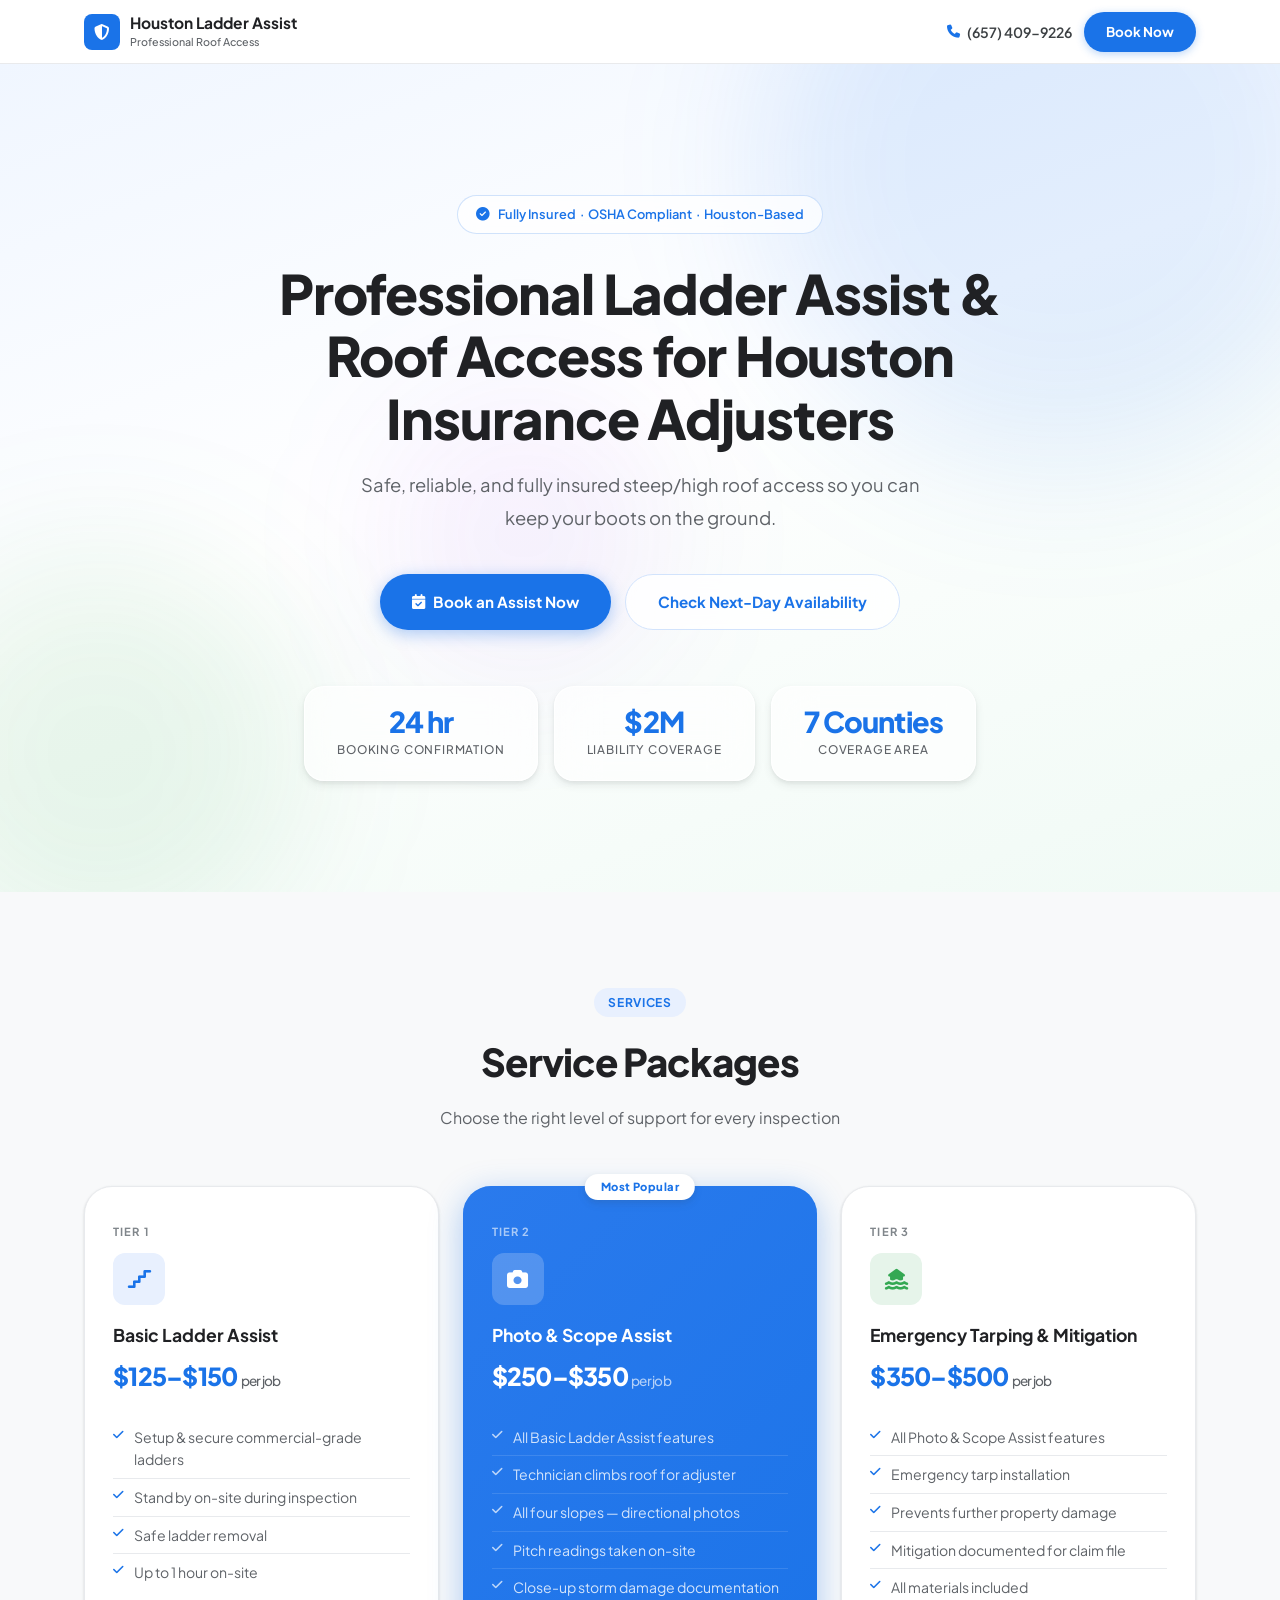
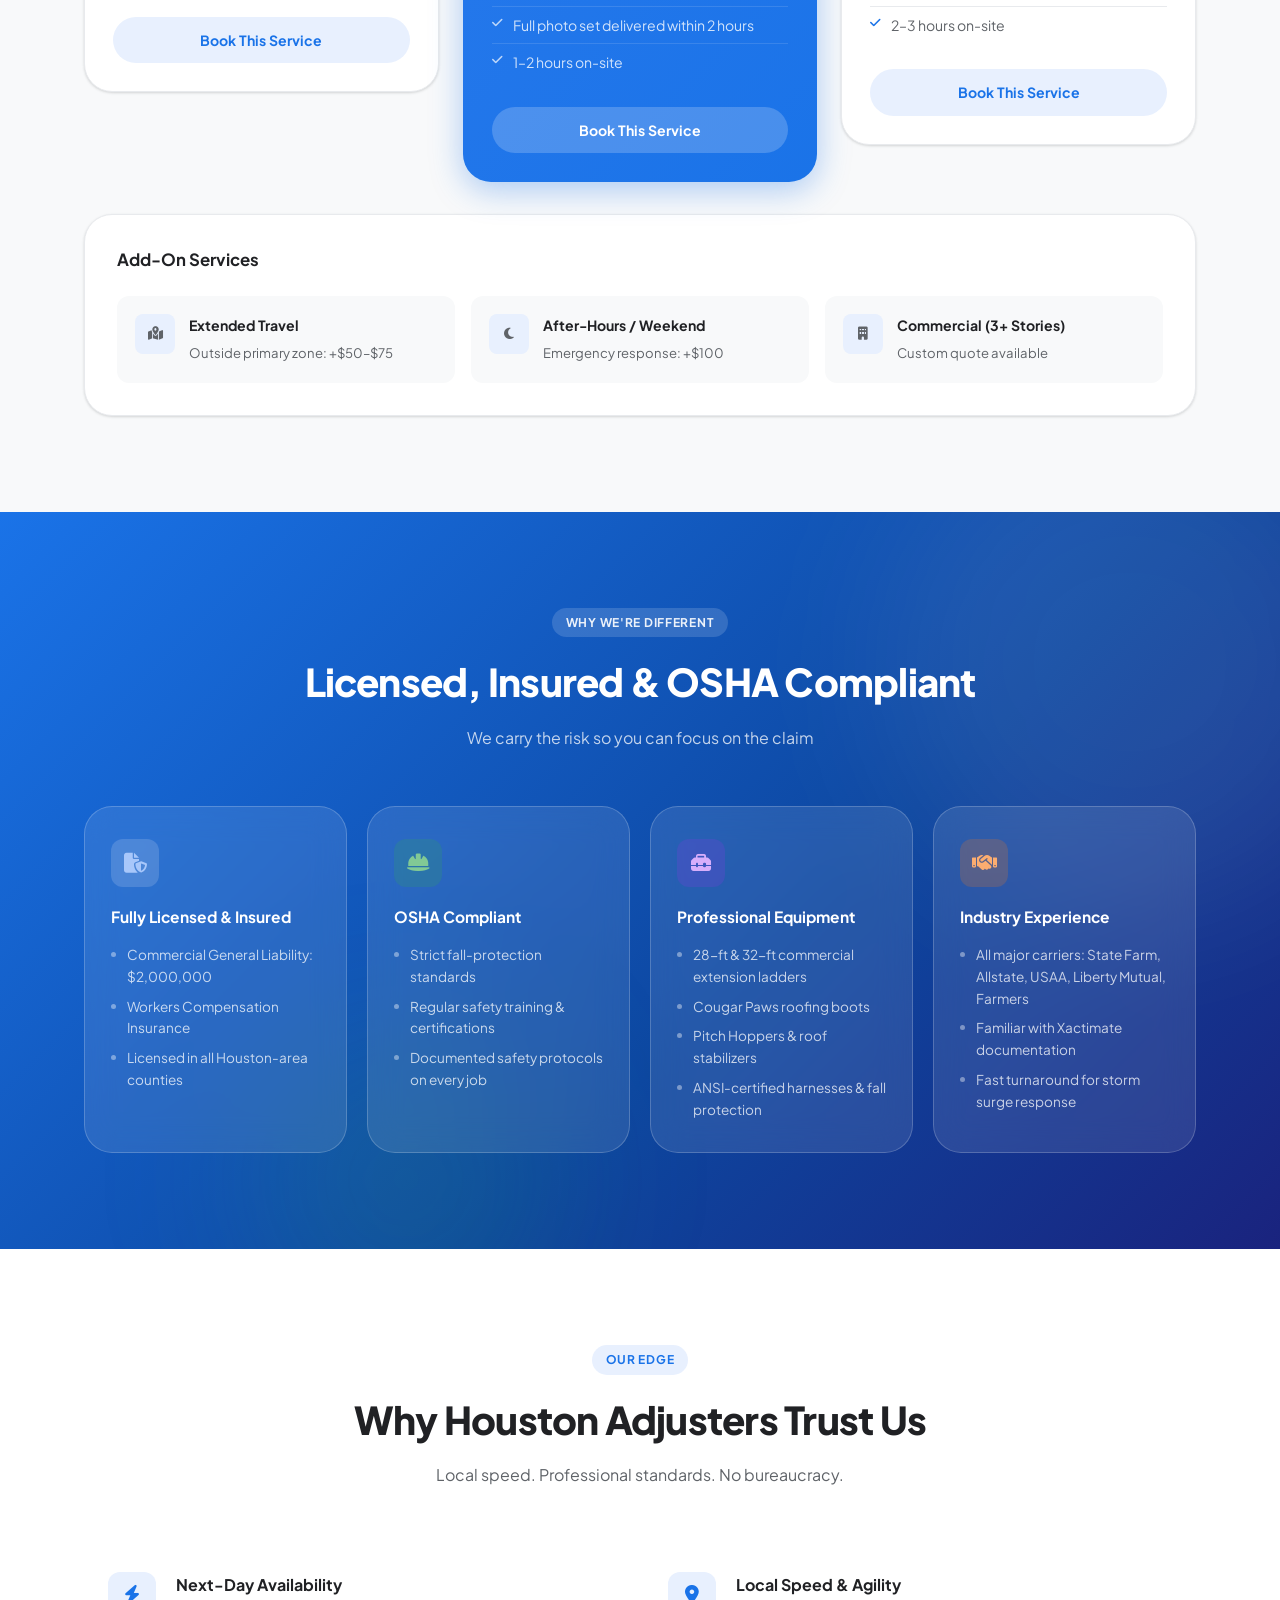
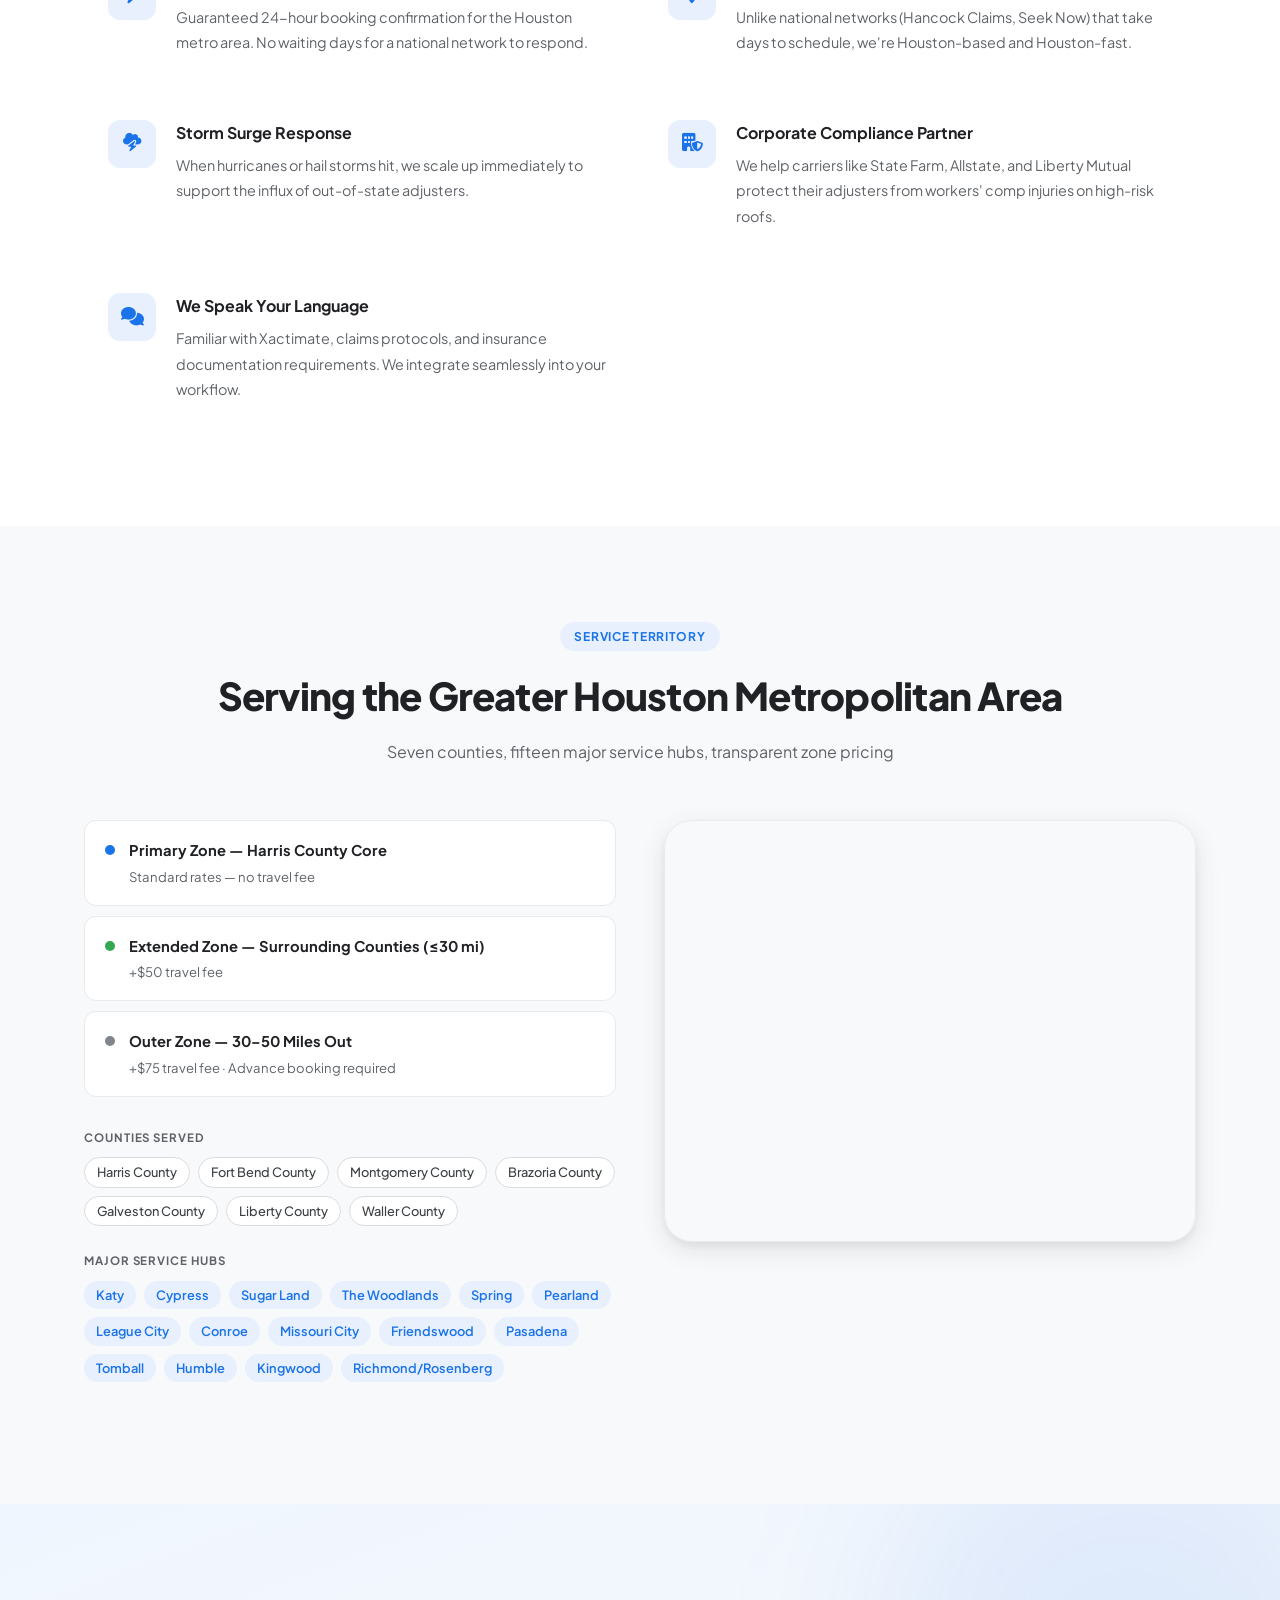
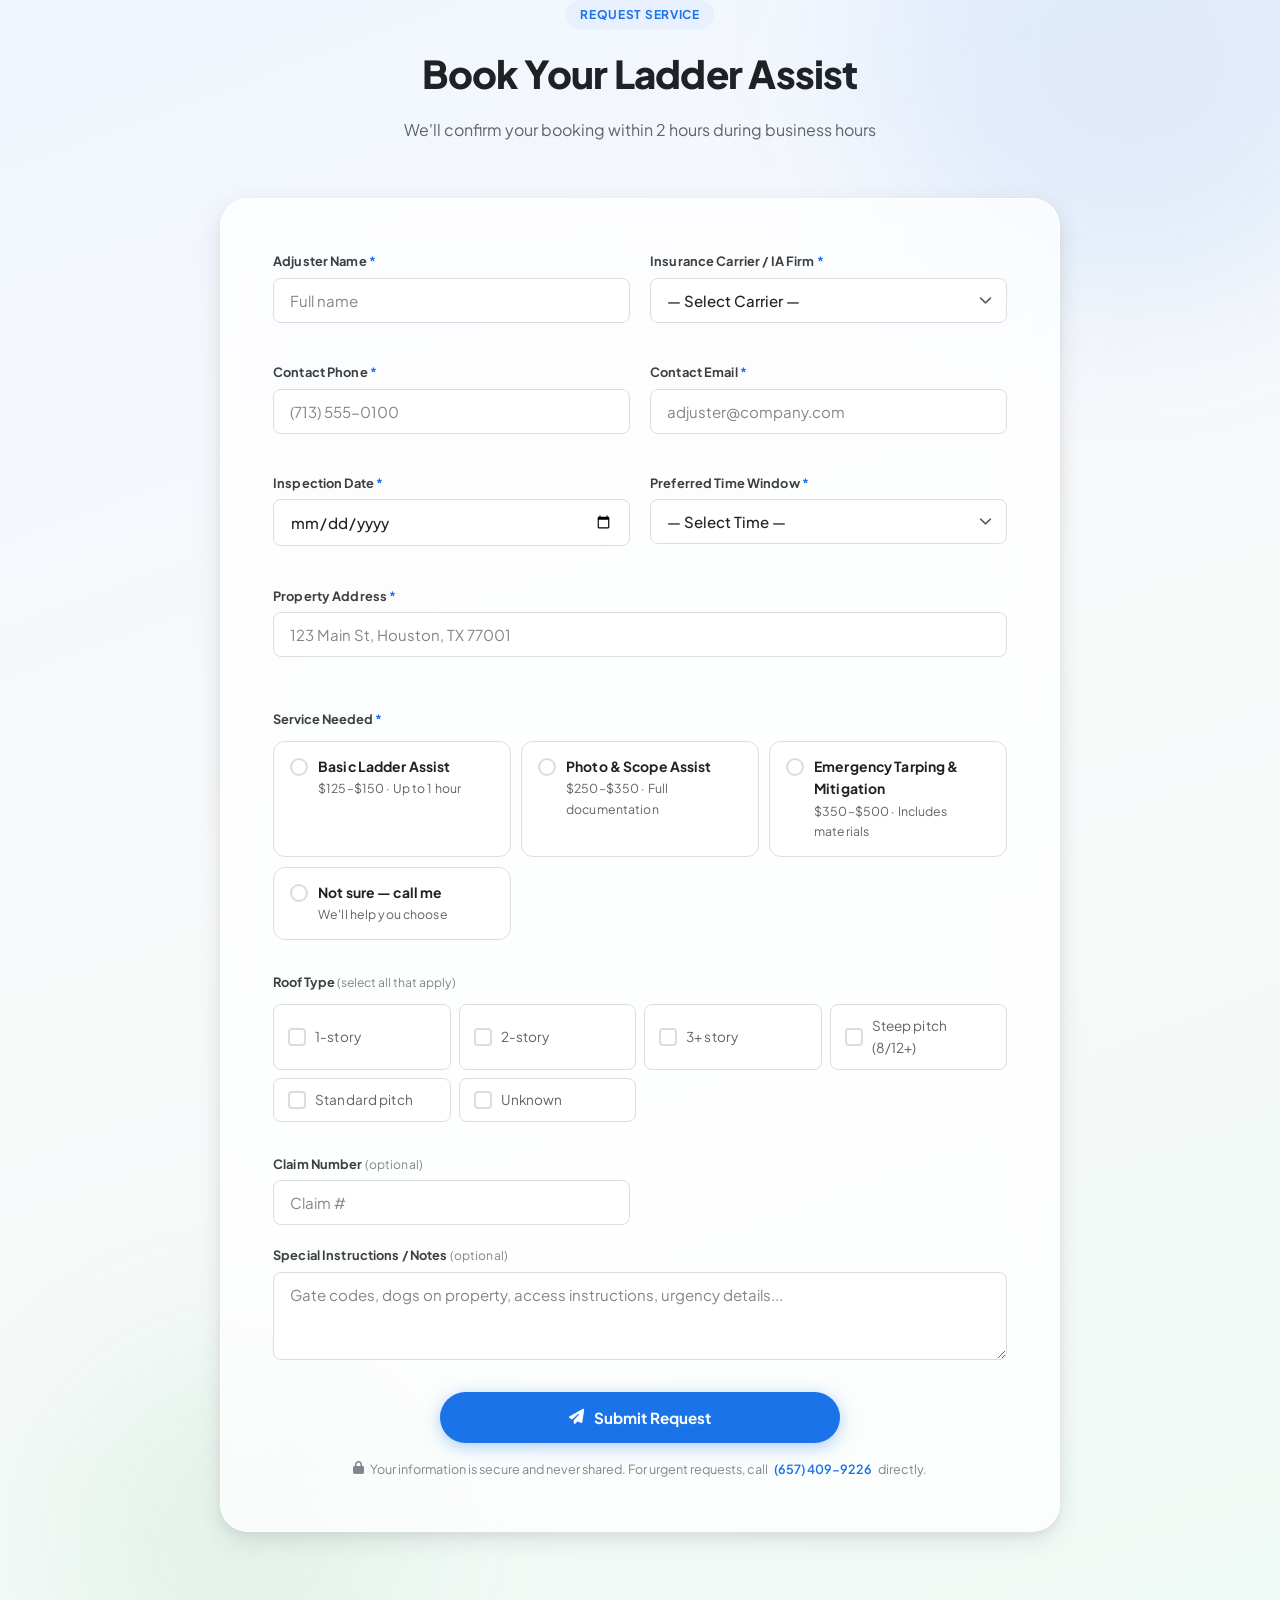
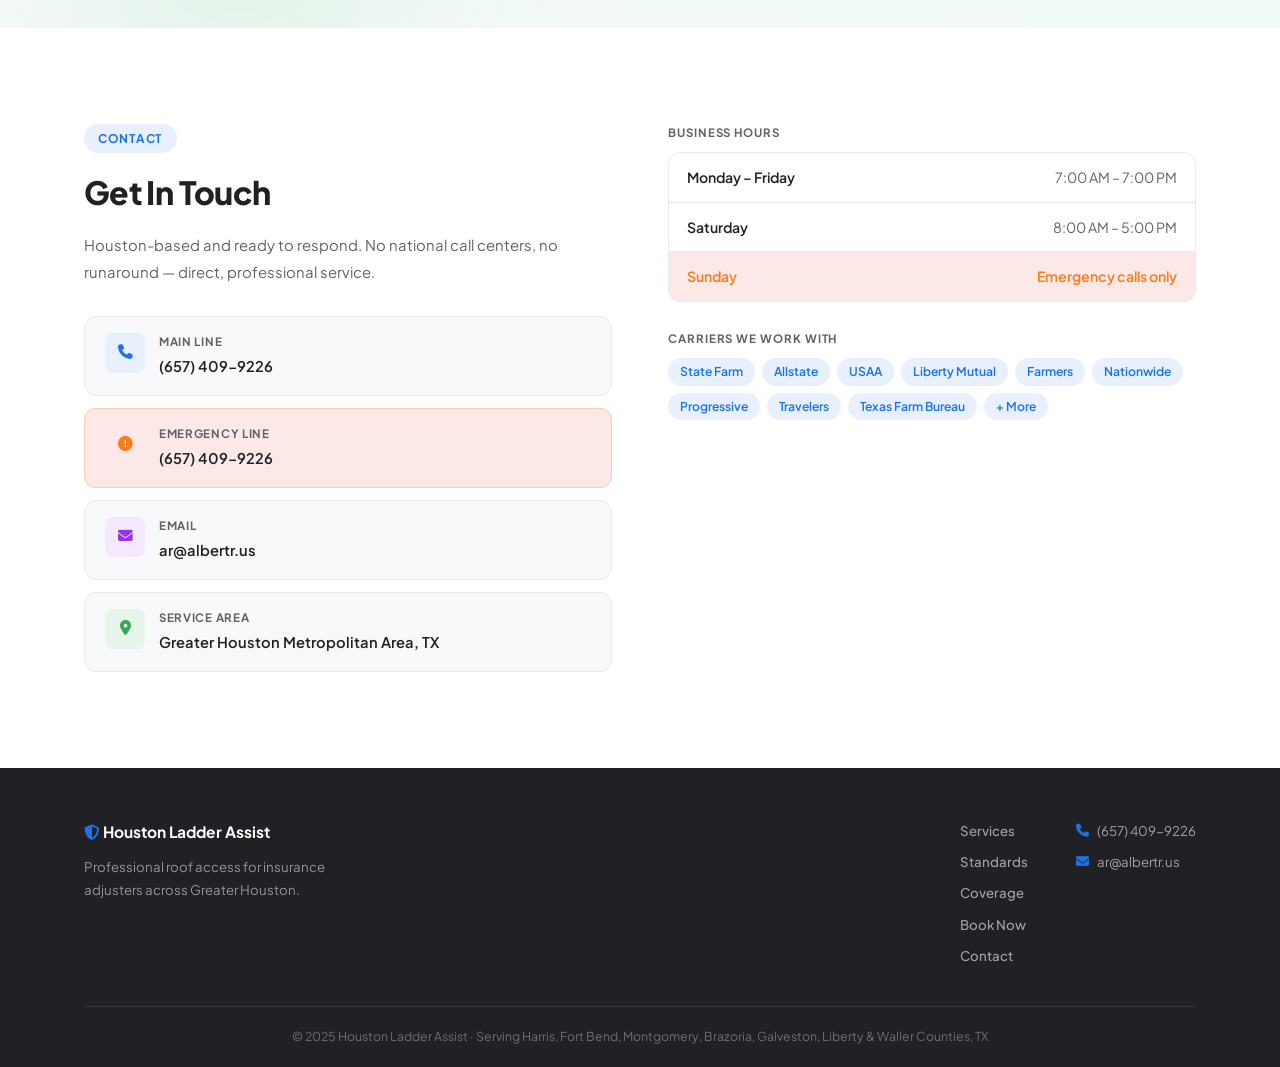
<file: index.html>
<!DOCTYPE html>
<html lang="en">
<head>
  <meta charset="UTF-8">
  <meta name="viewport" content="width=device-width, initial-scale=1.0">
  <title>Houston Ladder Assist | Professional Roof Access for Insurance Adjusters</title>
  <meta name="description" content="Professional ladder assist and roof access for insurance adjusters in Houston, TX. Fully insured, OSHA compliant. Serving Harris, Fort Bend, Montgomery, Brazoria & Galveston counties.">
  <meta name="keywords" content="Houston ladder assist insurance adjusters, roof access service Houston insurance, steep roof ladder setup Houston, OSHA compliant roof access Houston">

  <script type="application/ld+json">
  {
    "@context": "https://schema.org",
    "@type": "LocalBusiness",
    "name": "Houston Ladder Assist",
    "description": "Professional ladder assist and roof access service for insurance adjusters across Greater Houston",
    "telephone": "+16574099226",
    "email": "ar@albertr.us",
    "areaServed": ["Harris County TX","Fort Bend County TX","Montgomery County TX","Brazoria County TX","Galveston County TX","Liberty County TX","Waller County TX"],
    "address": {"@type":"PostalAddress","addressLocality":"Houston","addressRegion":"TX","addressCountry":"US"},
    "openingHours": ["Mo-Fr 07:00-19:00","Sa 08:00-17:00"],
    "priceRange": "$125-$500"
  }
  </script>

  <link rel="preconnect" href="https://fonts.googleapis.com">
  <link href="https://fonts.googleapis.com/css2?family=Plus+Jakarta+Sans:wght@300;400;500;600;700;800&display=swap" rel="stylesheet">
  <link rel="stylesheet" href="https://cdnjs.cloudflare.com/ajax/libs/font-awesome/6.5.0/css/all.min.css">
  <link rel="stylesheet" href="styles.css">
</head>
<body>

  <!-- ===== STICKY HEADER ===== -->
  <header class="sticky-header" id="stickyHeader">
    <div class="header-inner">
      <a href="#home" class="logo">
        <span class="logo-mark"><i class="fas fa-shield-halved"></i></span>
        <div>
          <span class="logo-title">Houston Ladder Assist</span>
          <span class="logo-tagline">Professional Roof Access</span>
        </div>
      </a>
      <div class="header-actions">
        <a href="tel:6574099226" class="header-phone">
          <i class="fas fa-phone"></i>
          <span>(657) 409-9226</span>
        </a>
        <a href="#booking-form" class="btn-header-cta">Book Now</a>
      </div>
    </div>
  </header>

  <!-- ===== HERO ===== -->
  <section class="hero" id="home">
    <div class="hero-blobs" aria-hidden="true">
      <div class="blob blob-1"></div>
      <div class="blob blob-2"></div>
      <div class="blob blob-3"></div>
    </div>
    <div class="hero-content">
      <div class="hero-chip">
        <i class="fas fa-circle-check"></i>
        Fully Insured &nbsp;·&nbsp; OSHA Compliant &nbsp;·&nbsp; Houston-Based
      </div>
      <h1>Professional Ladder Assist &amp; Roof Access for Houston Insurance Adjusters</h1>
      <p class="hero-sub">Safe, reliable, and fully insured steep/high roof access so you can keep your boots on the ground.</p>
      <div class="hero-ctas">
        <a href="#booking-form" class="btn-primary">
          <i class="fas fa-calendar-check"></i> Book an Assist Now
        </a>
        <a href="#booking-form" class="btn-secondary">
          Check Next-Day Availability
        </a>
      </div>
      <div class="hero-stats">
        <div class="glass-stat">
          <strong>24 hr</strong>
          <span>Booking Confirmation</span>
        </div>
        <div class="glass-stat">
          <strong>$2M</strong>
          <span>Liability Coverage</span>
        </div>
        <div class="glass-stat">
          <strong>7 Counties</strong>
          <span>Coverage Area</span>
        </div>
      </div>
    </div>
  </section>

  <!-- ===== SERVICES ===== -->
  <section class="services" id="services">
    <div class="container">
      <div class="section-header">
        <span class="section-chip">Services</span>
        <h2>Service Packages</h2>
        <p>Choose the right level of support for every inspection</p>
      </div>

      <div class="services-grid">
        <!-- Tier 1 -->
        <div class="service-card">
          <div class="service-tier-label">Tier 1</div>
          <div class="service-icon blue"><i class="fas fa-stairs"></i></div>
          <h3>Basic Ladder Assist</h3>
          <div class="service-price">$125–$150 <span>per job</span></div>
          <ul class="service-features">
            <li><i class="fas fa-check"></i> Setup &amp; secure commercial-grade ladders</li>
            <li><i class="fas fa-check"></i> Stand by on-site during inspection</li>
            <li><i class="fas fa-check"></i> Safe ladder removal</li>
            <li><i class="fas fa-check"></i> Up to 1 hour on-site</li>
          </ul>
          <a href="#booking-form" class="btn-book">Book This Service</a>
        </div>

        <!-- Tier 2 - Featured -->
        <div class="service-card featured">
          <div class="featured-glow" aria-hidden="true"></div>
          <div class="service-badge">Most Popular</div>
          <div class="service-tier-label">Tier 2</div>
          <div class="service-icon white"><i class="fas fa-camera"></i></div>
          <h3>Photo &amp; Scope Assist</h3>
          <div class="service-price">$250–$350 <span>per job</span></div>
          <ul class="service-features">
            <li><i class="fas fa-check"></i> All Basic Ladder Assist features</li>
            <li><i class="fas fa-check"></i> Technician climbs roof for adjuster</li>
            <li><i class="fas fa-check"></i> All four slopes — directional photos</li>
            <li><i class="fas fa-check"></i> Pitch readings taken on-site</li>
            <li><i class="fas fa-check"></i> Close-up storm damage documentation</li>
            <li><i class="fas fa-check"></i> Full photo set delivered within 2 hours</li>
            <li><i class="fas fa-check"></i> 1–2 hours on-site</li>
          </ul>
          <a href="#booking-form" class="btn-book">Book This Service</a>
        </div>

        <!-- Tier 3 -->
        <div class="service-card">
          <div class="service-tier-label">Tier 3</div>
          <div class="service-icon green"><i class="fas fa-house-flood-water"></i></div>
          <h3>Emergency Tarping &amp; Mitigation</h3>
          <div class="service-price">$350–$500 <span>per job</span></div>
          <ul class="service-features">
            <li><i class="fas fa-check"></i> All Photo &amp; Scope Assist features</li>
            <li><i class="fas fa-check"></i> Emergency tarp installation</li>
            <li><i class="fas fa-check"></i> Prevents further property damage</li>
            <li><i class="fas fa-check"></i> Mitigation documented for claim file</li>
            <li><i class="fas fa-check"></i> All materials included</li>
            <li><i class="fas fa-check"></i> 2–3 hours on-site</li>
          </ul>
          <a href="#booking-form" class="btn-book">Book This Service</a>
        </div>
      </div>

      <!-- Add-ons -->
      <div class="addons">
        <h3>Add-On Services</h3>
        <div class="addons-grid">
          <div class="addon-item">
            <span class="addon-icon"><i class="fas fa-map-location-dot"></i></span>
            <div>
              <strong>Extended Travel</strong>
              <span>Outside primary zone: +$50–$75</span>
            </div>
          </div>
          <div class="addon-item">
            <span class="addon-icon"><i class="fas fa-moon"></i></span>
            <div>
              <strong>After-Hours / Weekend</strong>
              <span>Emergency response: +$100</span>
            </div>
          </div>
          <div class="addon-item">
            <span class="addon-icon"><i class="fas fa-building"></i></span>
            <div>
              <strong>Commercial (3+ Stories)</strong>
              <span>Custom quote available</span>
            </div>
          </div>
        </div>
      </div>
    </div>
  </section>

  <!-- ===== TRUST & SAFETY ===== -->
  <section class="trust" id="trust">
    <div class="trust-bg" aria-hidden="true">
      <div class="trust-blob trust-blob-1"></div>
      <div class="trust-blob trust-blob-2"></div>
    </div>
    <div class="container">
      <div class="section-header light">
        <span class="section-chip light">Why We're Different</span>
        <h2>Licensed, Insured &amp; OSHA Compliant</h2>
        <p>We carry the risk so you can focus on the claim</p>
      </div>
      <div class="trust-grid">
        <div class="trust-card">
          <div class="trust-icon-wrap blue"><i class="fas fa-file-shield"></i></div>
          <h3>Fully Licensed &amp; Insured</h3>
          <ul>
            <li>Commercial General Liability: $2,000,000</li>
            <li>Workers Compensation Insurance</li>
            <li>Licensed in all Houston-area counties</li>
          </ul>
        </div>
        <div class="trust-card">
          <div class="trust-icon-wrap green"><i class="fas fa-hard-hat"></i></div>
          <h3>OSHA Compliant</h3>
          <ul>
            <li>Strict fall-protection standards</li>
            <li>Regular safety training &amp; certifications</li>
            <li>Documented safety protocols on every job</li>
          </ul>
        </div>
        <div class="trust-card">
          <div class="trust-icon-wrap purple"><i class="fas fa-toolbox"></i></div>
          <h3>Professional Equipment</h3>
          <ul>
            <li>28-ft &amp; 32-ft commercial extension ladders</li>
            <li>Cougar Paws roofing boots</li>
            <li>Pitch Hoppers &amp; roof stabilizers</li>
            <li>ANSI-certified harnesses &amp; fall protection</li>
          </ul>
        </div>
        <div class="trust-card">
          <div class="trust-icon-wrap orange"><i class="fas fa-handshake"></i></div>
          <h3>Industry Experience</h3>
          <ul>
            <li>All major carriers: State Farm, Allstate, USAA, Liberty Mutual, Farmers</li>
            <li>Familiar with Xactimate documentation</li>
            <li>Fast turnaround for storm surge response</li>
          </ul>
        </div>
      </div>
    </div>
  </section>

  <!-- ===== WHY CHOOSE US ===== -->
  <section class="why-us" id="why-us">
    <div class="container">
      <div class="section-header">
        <span class="section-chip">Our Edge</span>
        <h2>Why Houston Adjusters Trust Us</h2>
        <p>Local speed. Professional standards. No bureaucracy.</p>
      </div>
      <div class="why-grid">
        <div class="why-item">
          <div class="why-icon-wrap"><i class="fas fa-bolt"></i></div>
          <div class="why-content">
            <h3>Next-Day Availability</h3>
            <p>Guaranteed 24-hour booking confirmation for the Houston metro area. No waiting days for a national network to respond.</p>
          </div>
        </div>
        <div class="why-item">
          <div class="why-icon-wrap"><i class="fas fa-location-dot"></i></div>
          <div class="why-content">
            <h3>Local Speed &amp; Agility</h3>
            <p>Unlike national networks (Hancock Claims, Seek Now) that take days to schedule, we're Houston-based and Houston-fast.</p>
          </div>
        </div>
        <div class="why-item">
          <div class="why-icon-wrap"><i class="fas fa-cloud-bolt"></i></div>
          <div class="why-content">
            <h3>Storm Surge Response</h3>
            <p>When hurricanes or hail storms hit, we scale up immediately to support the influx of out-of-state adjusters.</p>
          </div>
        </div>
        <div class="why-item">
          <div class="why-icon-wrap"><i class="fas fa-building-shield"></i></div>
          <div class="why-content">
            <h3>Corporate Compliance Partner</h3>
            <p>We help carriers like State Farm, Allstate, and Liberty Mutual protect their adjusters from workers' comp injuries on high-risk roofs.</p>
          </div>
        </div>
        <div class="why-item">
          <div class="why-icon-wrap"><i class="fas fa-comments"></i></div>
          <div class="why-content">
            <h3>We Speak Your Language</h3>
            <p>Familiar with Xactimate, claims protocols, and insurance documentation requirements. We integrate seamlessly into your workflow.</p>
          </div>
        </div>
      </div>
    </div>
  </section>

  <!-- ===== COVERAGE AREA ===== -->
  <section class="coverage" id="coverage">
    <div class="container">
      <div class="section-header">
        <span class="section-chip">Service Territory</span>
        <h2>Serving the Greater Houston Metropolitan Area</h2>
        <p>Seven counties, fifteen major service hubs, transparent zone pricing</p>
      </div>
      <div class="coverage-layout">
        <div class="coverage-info">
          <div class="coverage-zones">
            <div class="zone primary-zone">
              <div class="zone-dot blue"></div>
              <div>
                <h3>Primary Zone — Harris County Core</h3>
                <p>Standard rates — no travel fee</p>
              </div>
            </div>
            <div class="zone extended-zone">
              <div class="zone-dot green"></div>
              <div>
                <h3>Extended Zone — Surrounding Counties (≤30 mi)</h3>
                <p>+$50 travel fee</p>
              </div>
            </div>
            <div class="zone outer-zone">
              <div class="zone-dot gray"></div>
              <div>
                <h3>Outer Zone — 30–50 Miles Out</h3>
                <p>+$75 travel fee · Advance booking required</p>
              </div>
            </div>
          </div>

          <div class="counties">
            <p class="tag-label">Counties Served</p>
            <div class="county-tags">
              <span>Harris County</span>
              <span>Fort Bend County</span>
              <span>Montgomery County</span>
              <span>Brazoria County</span>
              <span>Galveston County</span>
              <span>Liberty County</span>
              <span>Waller County</span>
            </div>
          </div>

          <div class="hubs">
            <p class="tag-label">Major Service Hubs</p>
            <div class="hub-list">
              <span>Katy</span><span>Cypress</span><span>Sugar Land</span>
              <span>The Woodlands</span><span>Spring</span><span>Pearland</span>
              <span>League City</span><span>Conroe</span><span>Missouri City</span>
              <span>Friendswood</span><span>Pasadena</span><span>Tomball</span>
              <span>Humble</span><span>Kingwood</span><span>Richmond/Rosenberg</span>
            </div>
          </div>
        </div>

        <div class="coverage-map">
          <iframe
            src="https://www.google.com/maps/embed?pb=!1m14!1m12!1m3!1d442746.8!2d-95.55!3d29.77!2m3!1f0!2f0!3f0!3m2!1i1024!2i768!4f13.1!5e0!3m2!1sen!2sus!4v1"
            width="100%"
            height="420"
            style="border:0;"
            allowfullscreen=""
            loading="lazy"
            referrerpolicy="no-referrer-when-downgrade"
            title="Houston Ladder Assist Service Coverage Area">
          </iframe>
        </div>
      </div>
    </div>
  </section>

  <!-- ===== BOOKING FORM ===== -->
  <section class="booking" id="booking-form">
    <div class="booking-bg" aria-hidden="true">
      <div class="booking-blob booking-blob-1"></div>
      <div class="booking-blob booking-blob-2"></div>
    </div>
    <div class="container">
      <div class="section-header">
        <span class="section-chip">Request Service</span>
        <h2>Book Your Ladder Assist</h2>
        <p>We'll confirm your booking within 2 hours during business hours</p>
      </div>

      <form id="ladderAssistForm" class="booking-form" novalidate>
        <div class="form-grid">
          <div class="form-group">
            <label for="adjusterName">Adjuster Name <span class="required">*</span></label>
            <input type="text" id="adjusterName" name="adjusterName" placeholder="Full name" required autocomplete="name">
            <span class="error-msg" id="err-adjusterName"></span>
          </div>

          <div class="form-group">
            <label for="carrier">Insurance Carrier / IA Firm <span class="required">*</span></label>
            <select id="carrier" name="carrier" required>
              <option value="">— Select Carrier —</option>
              <option>State Farm</option><option>Allstate</option><option>Liberty Mutual</option>
              <option>USAA</option><option>Farmers Insurance</option><option>Nationwide</option>
              <option>Progressive</option><option>Travelers</option><option>Texas Farm Bureau</option>
              <option>Amica Mutual</option><option>Chubb</option><option>Mercury Insurance</option>
              <option>Safeco</option><option>State Auto</option><option>The Hartford</option>
              <option>Cincinnati Insurance</option><option>Independent Adjusting Firm</option>
              <option>Other (specify in notes)</option>
            </select>
            <span class="error-msg" id="err-carrier"></span>
          </div>

          <div class="form-group">
            <label for="phone">Contact Phone <span class="required">*</span></label>
            <input type="tel" id="phone" name="phone" placeholder="(713) 555-0100" required autocomplete="tel">
            <span class="error-msg" id="err-phone"></span>
          </div>

          <div class="form-group">
            <label for="email">Contact Email <span class="required">*</span></label>
            <input type="email" id="email" name="email" placeholder="adjuster@company.com" required autocomplete="email">
            <span class="error-msg" id="err-email"></span>
          </div>

          <div class="form-group">
            <label for="inspectionDate">Inspection Date <span class="required">*</span></label>
            <input type="date" id="inspectionDate" name="inspectionDate" required>
            <span class="error-msg" id="err-inspectionDate"></span>
          </div>

          <div class="form-group">
            <label for="timeWindow">Preferred Time Window <span class="required">*</span></label>
            <select id="timeWindow" name="timeWindow" required>
              <option value="">— Select Time —</option>
              <option>Morning (8am–12pm)</option><option>Afternoon (12pm–4pm)</option>
              <option>Late Afternoon (4pm–6pm)</option><option>Flexible</option>
            </select>
            <span class="error-msg" id="err-timeWindow"></span>
          </div>

          <div class="form-group full-width">
            <label for="propertyAddress">Property Address <span class="required">*</span></label>
            <input type="text" id="propertyAddress" name="propertyAddress" placeholder="123 Main St, Houston, TX 77001" required autocomplete="street-address">
            <span class="error-msg" id="err-propertyAddress"></span>
          </div>
        </div>

        <div class="form-section">
          <p class="form-label">Service Needed <span class="required">*</span></p>
          <div class="radio-group" id="serviceGroup">
            <label class="radio-option">
              <input type="radio" name="service" value="Basic Ladder Assist">
              <span class="radio-custom"></span>
              <div><strong>Basic Ladder Assist</strong><span>$125–$150 · Up to 1 hour</span></div>
            </label>
            <label class="radio-option">
              <input type="radio" name="service" value="Photo & Scope Assist">
              <span class="radio-custom"></span>
              <div><strong>Photo &amp; Scope Assist</strong><span>$250–$350 · Full documentation</span></div>
            </label>
            <label class="radio-option">
              <input type="radio" name="service" value="Emergency Tarping & Mitigation">
              <span class="radio-custom"></span>
              <div><strong>Emergency Tarping &amp; Mitigation</strong><span>$350–$500 · Includes materials</span></div>
            </label>
            <label class="radio-option">
              <input type="radio" name="service" value="Not sure - call me">
              <span class="radio-custom"></span>
              <div><strong>Not sure — call me</strong><span>We'll help you choose</span></div>
            </label>
          </div>
          <span class="error-msg" id="err-service"></span>
        </div>

        <div class="form-section">
          <p class="form-label">Roof Type <span class="optional">(select all that apply)</span></p>
          <div class="checkbox-group">
            <label class="checkbox-option"><input type="checkbox" name="roofType" value="1-story"><span class="checkbox-custom"></span>1-story</label>
            <label class="checkbox-option"><input type="checkbox" name="roofType" value="2-story"><span class="checkbox-custom"></span>2-story</label>
            <label class="checkbox-option"><input type="checkbox" name="roofType" value="3+ story"><span class="checkbox-custom"></span>3+ story</label>
            <label class="checkbox-option"><input type="checkbox" name="roofType" value="Steep pitch (8/12+)"><span class="checkbox-custom"></span>Steep pitch (8/12+)</label>
            <label class="checkbox-option"><input type="checkbox" name="roofType" value="Standard pitch"><span class="checkbox-custom"></span>Standard pitch</label>
            <label class="checkbox-option"><input type="checkbox" name="roofType" value="Unknown"><span class="checkbox-custom"></span>Unknown</label>
          </div>
        </div>

        <div class="form-grid">
          <div class="form-group">
            <label for="claimNumber">Claim Number <span class="optional">(optional)</span></label>
            <input type="text" id="claimNumber" name="claimNumber" placeholder="Claim #">
          </div>
          <div class="form-group full-width">
            <label for="notes">Special Instructions / Notes <span class="optional">(optional)</span></label>
            <textarea id="notes" name="notes" rows="3" placeholder="Gate codes, dogs on property, access instructions, urgency details..."></textarea>
          </div>
        </div>

        <div class="form-submit">
          <button type="submit" class="btn-submit" id="submitBtn">
            <i class="fas fa-paper-plane"></i> Submit Request
          </button>
          <p class="form-disclaimer">
            <i class="fas fa-lock"></i> Your information is secure and never shared.
            For urgent requests, call <a href="tel:6574099226">(657) 409-9226</a> directly.
          </p>
        </div>

        <div class="form-success" id="formSuccess" hidden>
          <div class="success-icon"><i class="fas fa-circle-check"></i></div>
          <h3>Request Submitted!</h3>
          <p>Thank you! We'll confirm your booking within 2 hours during business hours. For urgent requests, call us at <a href="tel:6574099226">(657) 409-9226</a>.</p>
        </div>
        <div class="form-error" id="formError" hidden>
          <p><i class="fas fa-triangle-exclamation"></i> Something went wrong. Please try again or call us at <a href="tel:6574099226">(657) 409-9226</a>.</p>
        </div>
      </form>
    </div>
  </section>

  <!-- ===== CONTACT ===== -->
  <section class="contact" id="contact">
    <div class="container">
      <div class="contact-grid">
        <div class="contact-info">
          <span class="section-chip">Contact</span>
          <h2>Get In Touch</h2>
          <p class="contact-intro">Houston-based and ready to respond. No national call centers, no runaround — direct, professional service.</p>
          <div class="contact-items">
            <a href="tel:6574099226" class="contact-item">
              <span class="contact-icon blue"><i class="fas fa-phone"></i></span>
              <div><strong>Main Line</strong><span>(657) 409-9226</span></div>
            </a>
            <a href="tel:6574099226" class="contact-item emergency">
              <span class="contact-icon orange"><i class="fas fa-circle-exclamation"></i></span>
              <div><strong>Emergency Line</strong><span>(657) 409-9226</span></div>
            </a>
            <a href="mailto:ar@albertr.us" class="contact-item">
              <span class="contact-icon purple"><i class="fas fa-envelope"></i></span>
              <div><strong>Email</strong><span>ar@albertr.us</span></div>
            </a>
            <div class="contact-item">
              <span class="contact-icon green"><i class="fas fa-location-dot"></i></span>
              <div><strong>Service Area</strong><span>Greater Houston Metropolitan Area, TX</span></div>
            </div>
          </div>
        </div>

        <div class="contact-hours">
          <p class="tag-label">Business Hours</p>
          <div class="hours-list">
            <div class="hours-row"><span>Monday – Friday</span><span>7:00 AM – 7:00 PM</span></div>
            <div class="hours-row"><span>Saturday</span><span>8:00 AM – 5:00 PM</span></div>
            <div class="hours-row emergency-hours"><span>Sunday</span><span>Emergency calls only</span></div>
          </div>
          <div class="carriers-note">
            <p class="tag-label">Carriers We Work With</p>
            <div class="carrier-tags">
              <span>State Farm</span><span>Allstate</span><span>USAA</span>
              <span>Liberty Mutual</span><span>Farmers</span><span>Nationwide</span>
              <span>Progressive</span><span>Travelers</span><span>Texas Farm Bureau</span>
              <span>+ More</span>
            </div>
          </div>
        </div>
      </div>
    </div>
  </section>

  <!-- ===== FOOTER ===== -->
  <footer class="footer">
    <div class="container">
      <div class="footer-inner">
        <div class="footer-brand">
          <span class="footer-logo"><i class="fas fa-shield-halved"></i> Houston Ladder Assist</span>
          <p>Professional roof access for insurance adjusters across Greater Houston.</p>
        </div>
        <nav class="footer-links" aria-label="Footer navigation">
          <a href="#services">Services</a>
          <a href="#trust">Standards</a>
          <a href="#coverage">Coverage</a>
          <a href="#booking-form">Book Now</a>
          <a href="#contact">Contact</a>
        </nav>
        <div class="footer-contact">
          <a href="tel:6574099226"><i class="fas fa-phone"></i> (657) 409-9226</a>
          <a href="mailto:ar@albertr.us"><i class="fas fa-envelope"></i> ar@albertr.us</a>
        </div>
      </div>
      <div class="footer-bottom">
        <p>&copy; 2025 Houston Ladder Assist · Serving Harris, Fort Bend, Montgomery, Brazoria, Galveston, Liberty &amp; Waller Counties, TX</p>
      </div>
    </div>
  </footer>

  <script src="script.js"></script>
</body>
</html>
</file>
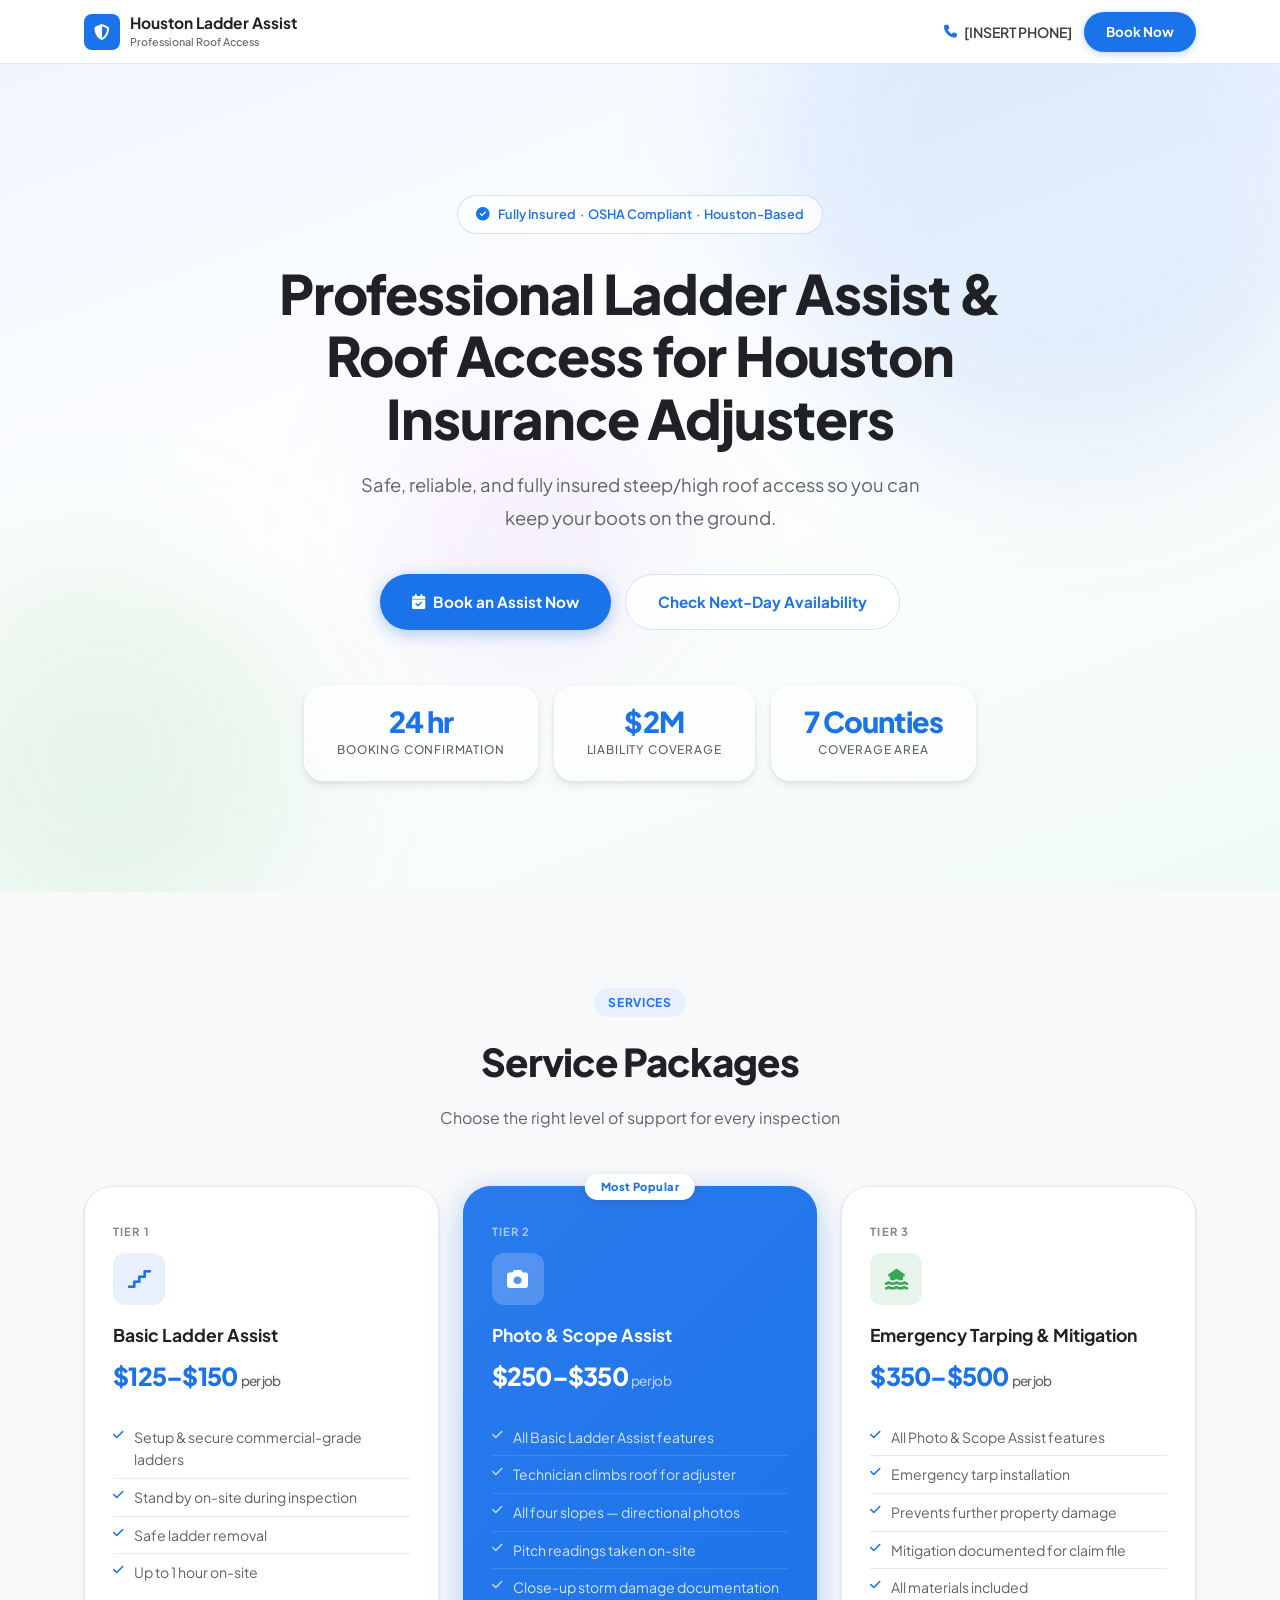
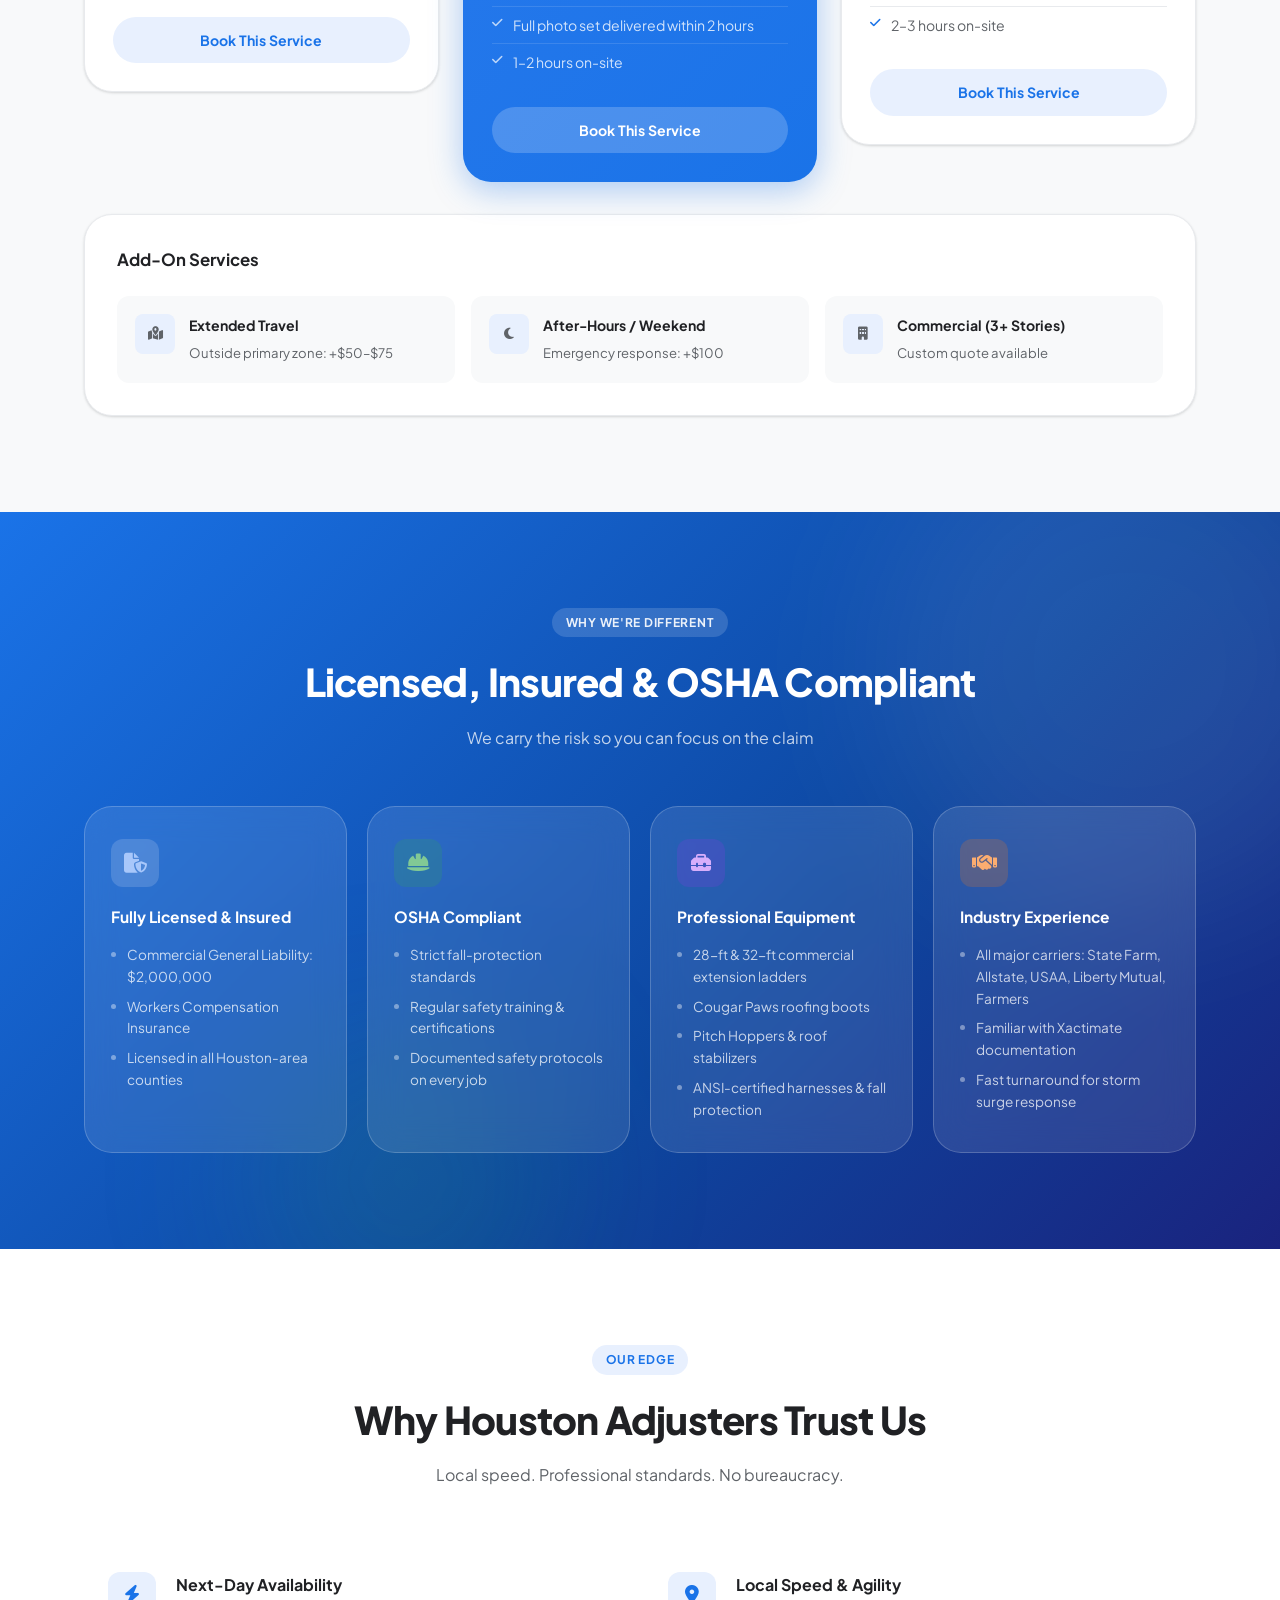
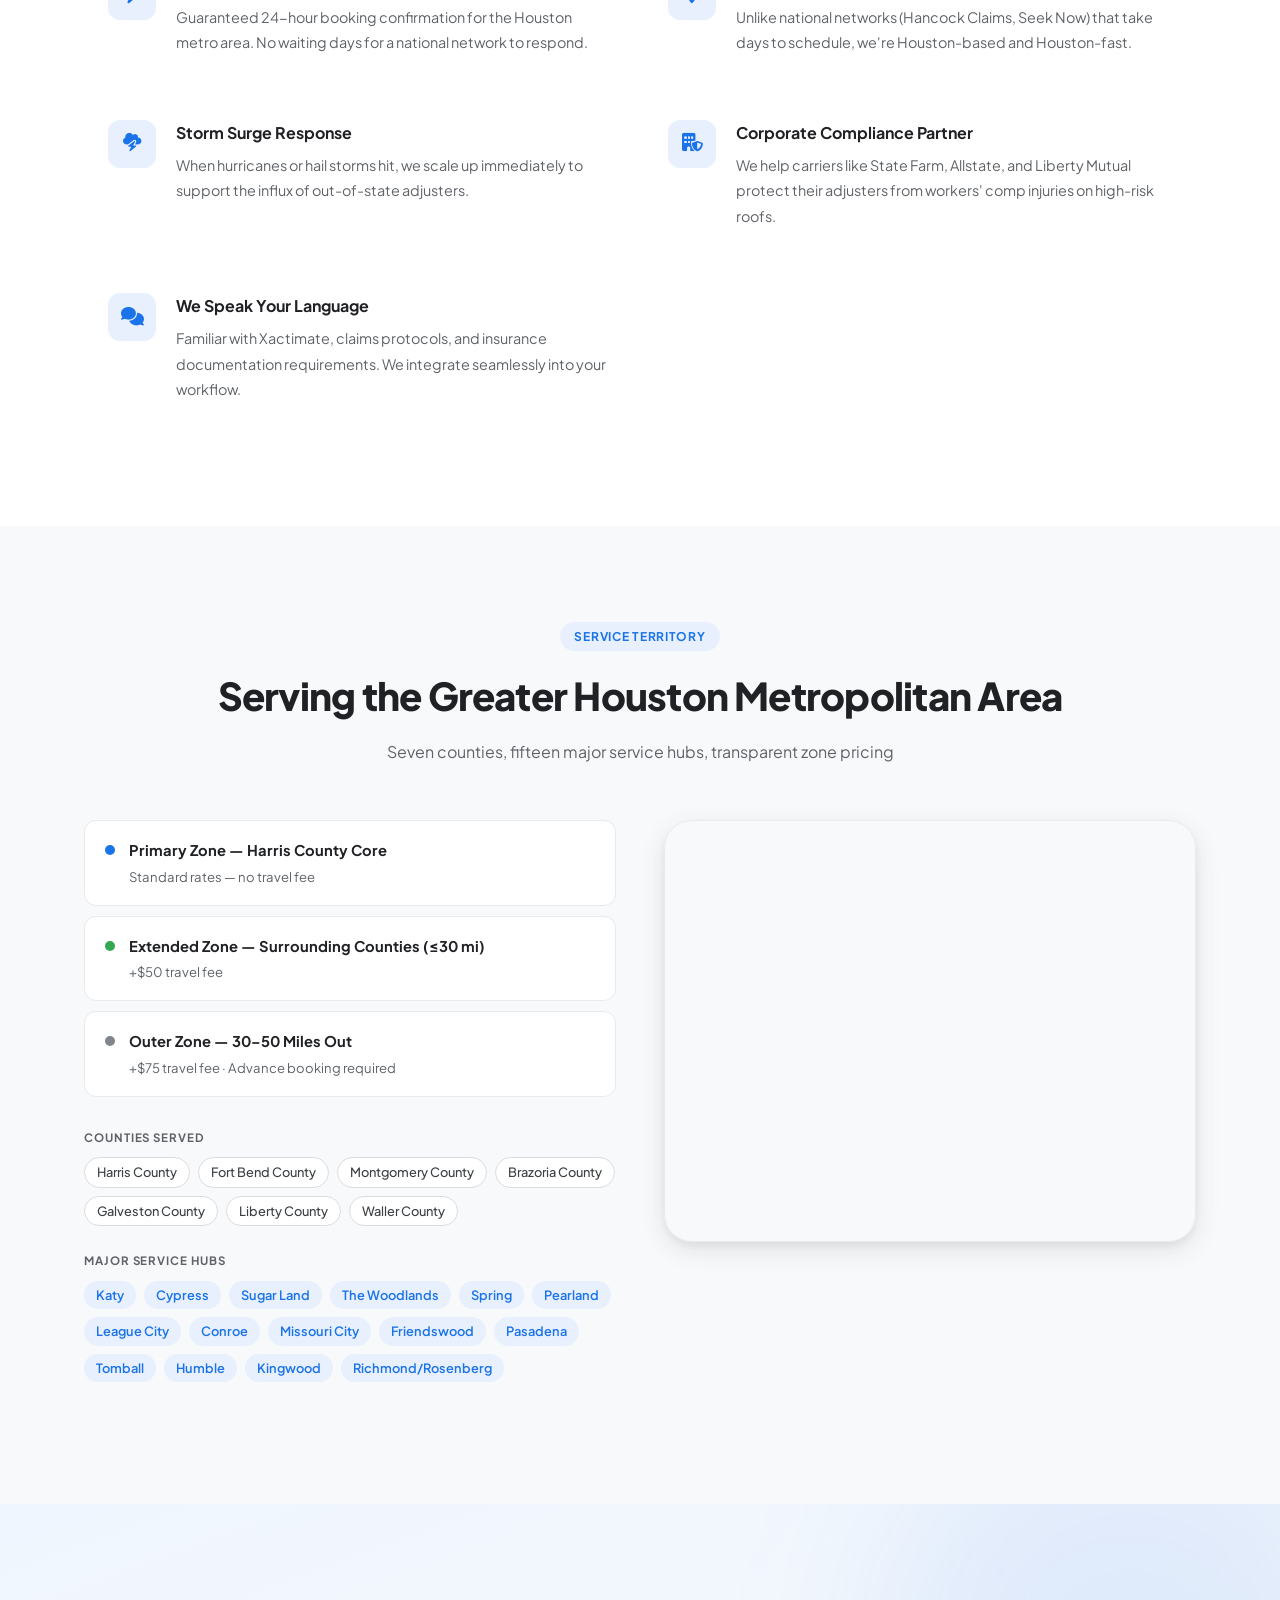
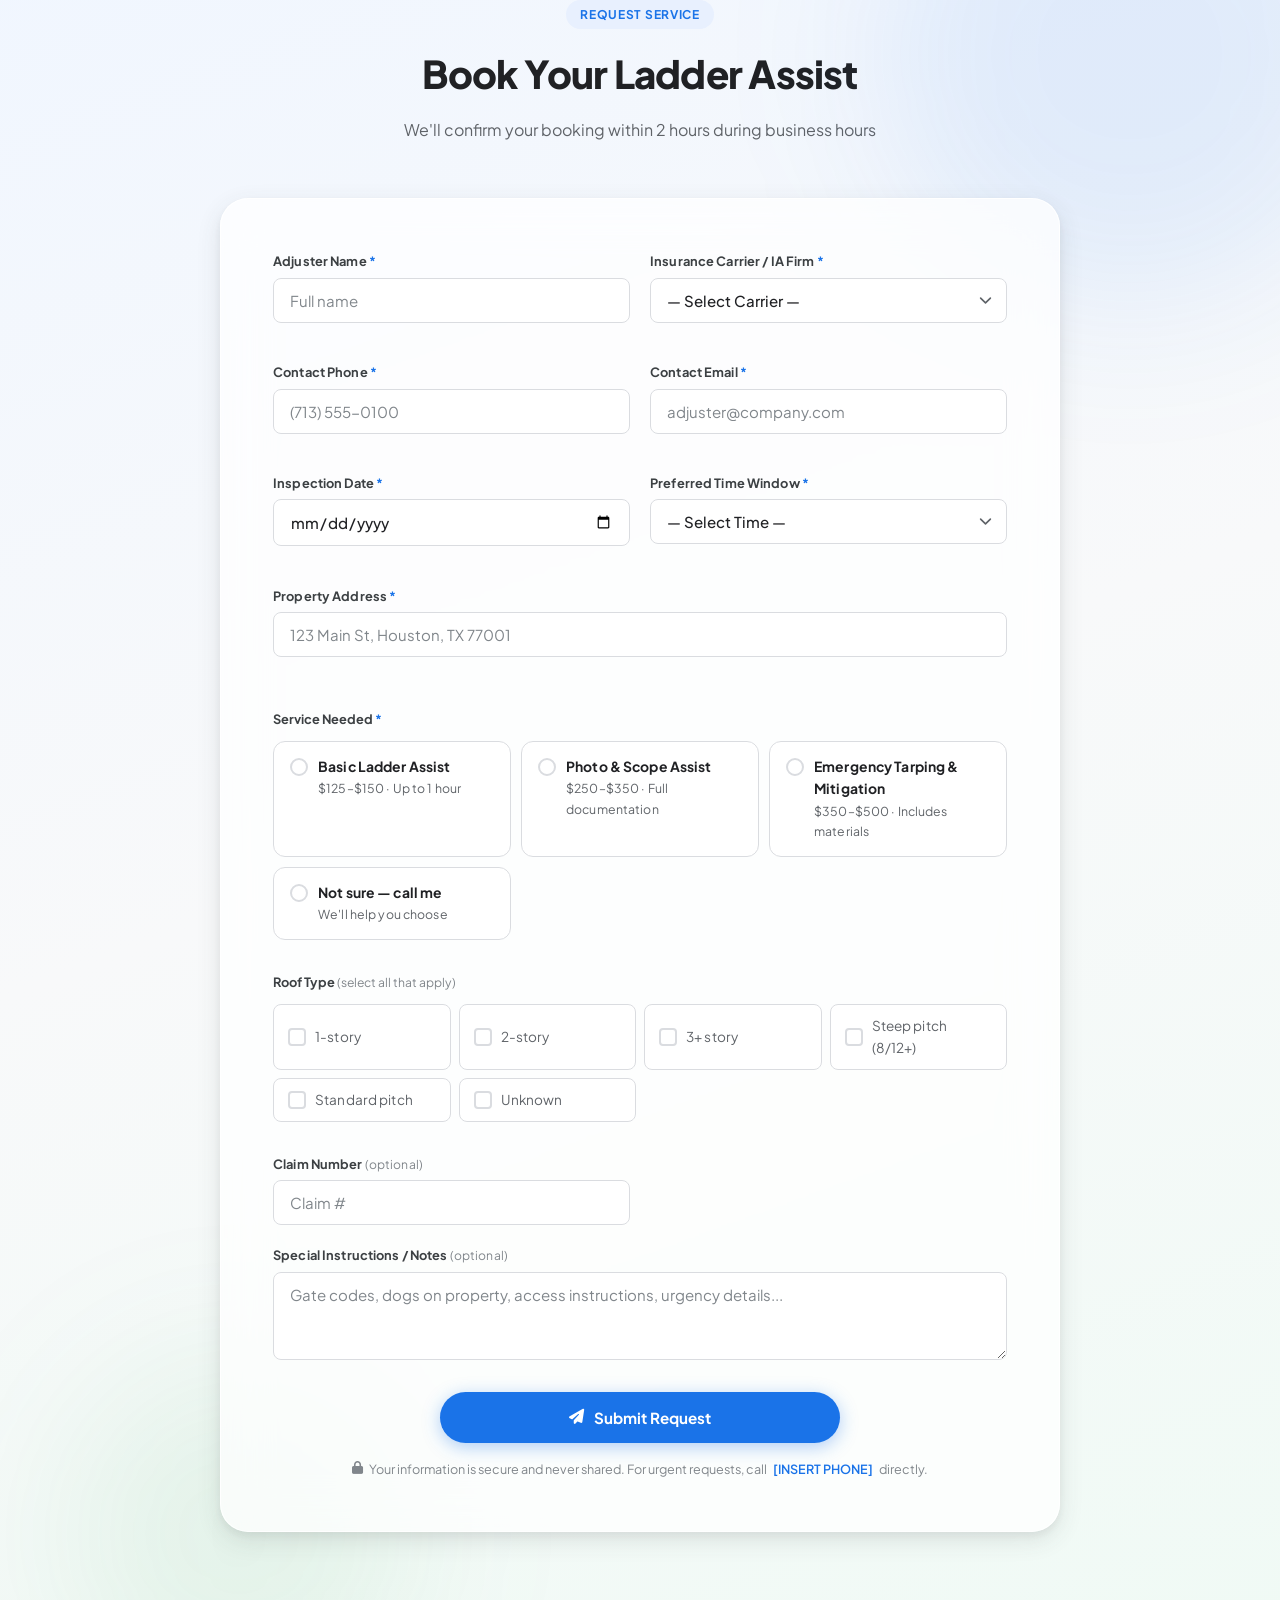
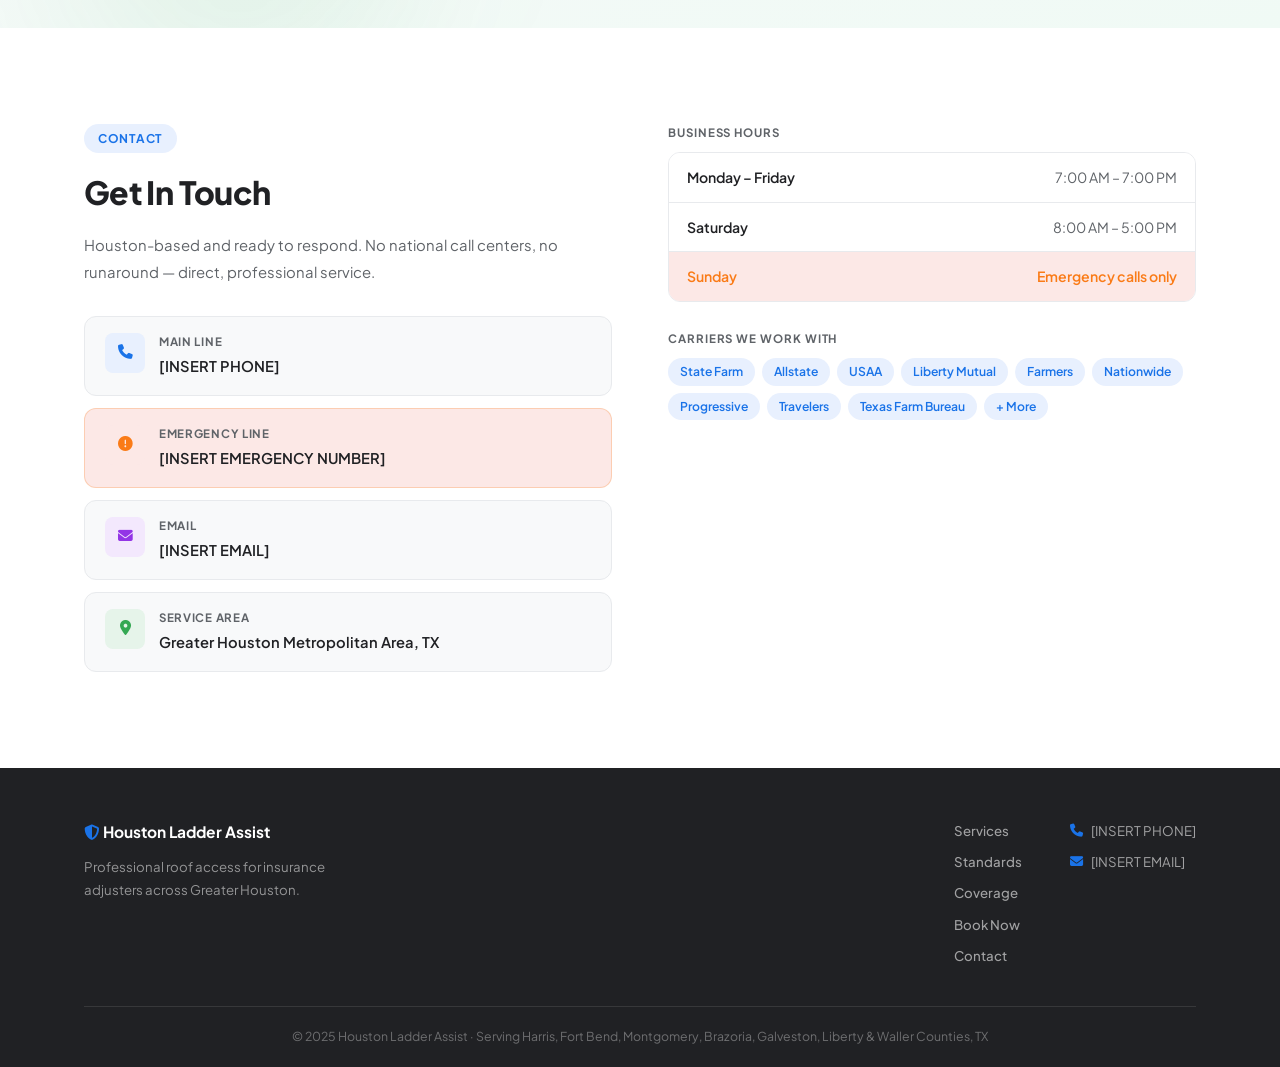
<file: preview-standalone.html>
<!DOCTYPE html>
<html lang="en">
<head>
  <meta charset="UTF-8">
  <meta name="viewport" content="width=device-width, initial-scale=1.0">
  <title>Houston Ladder Assist | Professional Roof Access for Insurance Adjusters</title>
  <meta name="description" content="Professional ladder assist and roof access for insurance adjusters in Houston, TX. Fully insured, OSHA compliant. Serving Harris, Fort Bend, Montgomery, Brazoria & Galveston counties.">
  <meta name="keywords" content="Houston ladder assist insurance adjusters, roof access service Houston insurance, steep roof ladder setup Houston, OSHA compliant roof access Houston">

  <script type="application/ld+json">
  {
    "@context": "https://schema.org",
    "@type": "LocalBusiness",
    "name": "Houston Ladder Assist",
    "description": "Professional ladder assist and roof access service for insurance adjusters across Greater Houston",
    "telephone": "[INSERT PHONE]",
    "email": "[INSERT EMAIL]",
    "areaServed": ["Harris County TX","Fort Bend County TX","Montgomery County TX","Brazoria County TX","Galveston County TX","Liberty County TX","Waller County TX"],
    "address": {"@type":"PostalAddress","addressLocality":"Houston","addressRegion":"TX","addressCountry":"US"},
    "openingHours": ["Mo-Fr 07:00-19:00","Sa 08:00-17:00"],
    "priceRange": "$125-$500"
  }
  </script>

  <link rel="preconnect" href="https://fonts.googleapis.com">
  <link href="https://fonts.googleapis.com/css2?family=Plus+Jakarta+Sans:wght@300;400;500;600;700;800&display=swap" rel="stylesheet">
  <link rel="stylesheet" href="https://cdnjs.cloudflare.com/ajax/libs/font-awesome/6.5.0/css/all.min.css">
  <style>
/* =============================================
   Modern Google-Style Design System
   Plus Jakarta Sans · Clean · Transparent
   ============================================= */

:root {
  /* Google color palette */
  --blue:       #1a73e8;
  --blue-50:    #e8f0fe;
  --blue-100:   #d2e3fc;
  --blue-600:   #1557b0;
  --green:      #34a853;
  --green-50:   #e6f4ea;
  --red:        #ea4335;
  --orange:     #fa7b17;
  --orange-50:  #fce8e6;
  --purple:     #9334e6;
  --purple-50:  #f3e8fd;

  /* Surfaces */
  --white:      #ffffff;
  --surface-1:  #f8f9fa;
  --surface-2:  #f1f3f4;
  --surface-3:  #e8eaed;

  /* Text */
  --text:       #202124;
  --text-2:     #3c4043;
  --text-3:     #5f6368;
  --text-4:     #80868b;

  /* Borders */
  --border:     #dadce0;
  --border-2:   #e8eaed;

  /* Shadows */
  --shadow-1:   0 1px 3px rgba(60,64,67,0.12), 0 1px 2px rgba(60,64,67,0.08);
  --shadow-2:   0 4px 8px rgba(60,64,67,0.10), 0 2px 4px rgba(60,64,67,0.06);
  --shadow-3:   0 8px 24px rgba(60,64,67,0.12), 0 4px 8px rgba(60,64,67,0.06);
  --shadow-4:   0 16px 48px rgba(60,64,67,0.14), 0 8px 16px rgba(60,64,67,0.08);

  --radius-sm:  8px;
  --radius:     12px;
  --radius-lg:  20px;
  --radius-xl:  28px;
  --radius-pill:50px;

  --header-height: 64px;
  --transition:    0.2s cubic-bezier(0.2, 0, 0, 1);
}

/* ── Reset & Base ── */
*, *::before, *::after { box-sizing: border-box; margin: 0; padding: 0; }
html { scroll-behavior: smooth; font-size: 16px; }

body {
  font-family: 'Plus Jakarta Sans', -apple-system, BlinkMacSystemFont, 'Segoe UI', sans-serif;
  font-weight: 400;
  color: var(--text);
  background: var(--white);
  line-height: 1.6;
  -webkit-font-smoothing: antialiased;
}

img { max-width: 100%; height: auto; display: block; }
a   { color: inherit; text-decoration: none; }
ul  { list-style: none; }

.container {
  max-width: 1160px;
  margin: 0 auto;
  padding: 0 24px;
}

:target { scroll-margin-top: calc(var(--header-height) + 12px); }

/* ── Section Chip ── */
.section-chip {
  display: inline-flex;
  align-items: center;
  background: var(--blue-50);
  color: var(--blue);
  font-size: 0.75rem;
  font-weight: 700;
  letter-spacing: 0.06em;
  text-transform: uppercase;
  padding: 5px 14px;
  border-radius: var(--radius-pill);
  margin-bottom: 14px;
}
.section-chip.light {
  background: rgba(255,255,255,0.15);
  color: rgba(255,255,255,0.9);
}

/* ── Tag label ── */
.tag-label {
  font-size: 0.72rem;
  font-weight: 700;
  letter-spacing: 0.08em;
  text-transform: uppercase;
  color: var(--text-3);
  margin-bottom: 10px;
}

/* =============================================
   Sticky Header — Frosted Glass
   ============================================= */
.sticky-header {
  position: sticky;
  top: 0;
  z-index: 1000;
  background: rgba(255,255,255,0.82);
  backdrop-filter: blur(20px);
  -webkit-backdrop-filter: blur(20px);
  border-bottom: 1px solid rgba(218,220,224,0.6);
  height: var(--header-height);
  transition: background var(--transition), box-shadow var(--transition);
}

.header-inner {
  display: flex;
  align-items: center;
  justify-content: space-between;
  height: var(--header-height);
  max-width: 1160px;
  margin: 0 auto;
  padding: 0 24px;
}

.logo {
  display: flex;
  align-items: center;
  gap: 10px;
  color: var(--text);
}
.logo-mark {
  width: 36px;
  height: 36px;
  background: var(--blue);
  border-radius: var(--radius-sm);
  display: flex;
  align-items: center;
  justify-content: center;
  color: var(--white);
  font-size: 1rem;
  flex-shrink: 0;
}
.logo-title {
  display: block;
  font-weight: 700;
  font-size: 0.97rem;
  color: var(--text);
  line-height: 1.2;
}
.logo-tagline {
  display: block;
  font-size: 0.67rem;
  color: var(--text-3);
  font-weight: 500;
}

.header-actions { display: flex; align-items: center; gap: 12px; }

.header-phone {
  display: flex;
  align-items: center;
  gap: 7px;
  color: var(--text-2);
  font-size: 0.88rem;
  font-weight: 600;
  white-space: nowrap;
}
.header-phone i { color: var(--blue); font-size: 0.82rem; }

.btn-header-cta {
  background: var(--blue);
  color: var(--white);
  padding: 9px 22px;
  border-radius: var(--radius-pill);
  font-weight: 700;
  font-size: 0.84rem;
  white-space: nowrap;
  transition: all var(--transition);
  box-shadow: 0 2px 8px rgba(26,115,232,0.3);
}
.btn-header-cta:hover {
  background: var(--blue-600);
  box-shadow: 0 4px 14px rgba(26,115,232,0.4);
  transform: translateY(-1px);
}

/* =============================================
   Hero — Gradient with Blobs
   ============================================= */
.hero {
  position: relative;
  min-height: 92vh;
  display: flex;
  align-items: center;
  background: linear-gradient(160deg, #f0f6ff 0%, #ffffff 45%, #f0faf5 100%);
  overflow: hidden;
}

/* Gradient blob shapes (Google marketing style) */
.hero-blobs { position: absolute; inset: 0; pointer-events: none; }

.blob {
  position: absolute;
  border-radius: 50%;
  filter: blur(72px);
}
.blob-1 {
  width: 600px; height: 600px;
  background: rgba(26,115,232,0.12);
  top: -200px; right: -80px;
}
.blob-2 {
  width: 400px; height: 400px;
  background: rgba(52,168,83,0.1);
  bottom: -60px; left: -100px;
}
.blob-3 {
  width: 280px; height: 280px;
  background: rgba(147,52,230,0.07);
  top: 40%; left: 30%;
}

.hero-content {
  position: relative;
  z-index: 1;
  max-width: 840px;
  margin: 0 auto;
  padding: 80px 24px 60px;
  text-align: center;
}

.hero-chip {
  display: inline-flex;
  align-items: center;
  gap: 8px;
  background: rgba(255,255,255,0.75);
  backdrop-filter: blur(12px);
  -webkit-backdrop-filter: blur(12px);
  border: 1px solid rgba(26,115,232,0.2);
  color: var(--blue);
  padding: 8px 18px;
  border-radius: var(--radius-pill);
  font-size: 0.8rem;
  font-weight: 600;
  margin-bottom: 28px;
}
.hero-chip i { font-size: 0.85rem; }

.hero h1 {
  font-size: clamp(2rem, 4.5vw, 3.4rem);
  font-weight: 800;
  line-height: 1.15;
  color: var(--text);
  letter-spacing: -0.02em;
  margin-bottom: 20px;
}

.hero-sub {
  font-size: clamp(1rem, 2vw, 1.15rem);
  font-weight: 400;
  color: var(--text-3);
  margin-bottom: 40px;
  max-width: 580px;
  margin-left: auto;
  margin-right: auto;
  line-height: 1.75;
}

.hero-ctas {
  display: flex;
  gap: 14px;
  justify-content: center;
  flex-wrap: wrap;
  margin-bottom: 56px;
}

.btn-primary {
  background: var(--blue);
  color: var(--white);
  padding: 15px 32px;
  border-radius: var(--radius-pill);
  font-weight: 700;
  font-size: 0.95rem;
  display: inline-flex;
  align-items: center;
  gap: 8px;
  transition: all var(--transition);
  box-shadow: 0 4px 16px rgba(26,115,232,0.35);
}
.btn-primary:hover {
  background: var(--blue-600);
  transform: translateY(-2px);
  box-shadow: 0 8px 24px rgba(26,115,232,0.45);
}

.btn-secondary {
  background: rgba(255,255,255,0.8);
  backdrop-filter: blur(12px);
  color: var(--blue);
  padding: 15px 32px;
  border-radius: var(--radius-pill);
  font-weight: 700;
  font-size: 0.95rem;
  border: 1.5px solid var(--blue-100);
  display: inline-flex;
  align-items: center;
  gap: 8px;
  transition: all var(--transition);
}
.btn-secondary:hover {
  background: var(--blue-50);
  border-color: var(--blue);
  transform: translateY(-2px);
}

/* Glass stat cards */
.hero-stats {
  display: flex;
  justify-content: center;
  gap: 16px;
  flex-wrap: wrap;
}

.glass-stat {
  background: rgba(255,255,255,0.65);
  backdrop-filter: blur(20px);
  -webkit-backdrop-filter: blur(20px);
  border: 1px solid rgba(255,255,255,0.9);
  border-radius: var(--radius-lg);
  padding: 20px 32px;
  text-align: center;
  box-shadow: var(--shadow-2);
  min-width: 160px;
}
.glass-stat strong {
  display: block;
  font-size: 1.8rem;
  font-weight: 800;
  color: var(--blue);
  letter-spacing: -0.03em;
  line-height: 1;
}
.glass-stat span {
  display: block;
  font-size: 0.74rem;
  font-weight: 500;
  color: var(--text-3);
  text-transform: uppercase;
  letter-spacing: 0.07em;
  margin-top: 5px;
}

/* =============================================
   Section Headers
   ============================================= */
.section-header {
  text-align: center;
  margin-bottom: 56px;
}
.section-header h2 {
  font-size: clamp(1.65rem, 3vw, 2.4rem);
  font-weight: 800;
  color: var(--text);
  letter-spacing: -0.02em;
  margin-bottom: 12px;
}
.section-header p {
  font-size: 1rem;
  color: var(--text-3);
  max-width: 560px;
  margin: 0 auto;
}
.section-header.light h2 { color: var(--white); }
.section-header.light p  { color: rgba(255,255,255,0.75); }

/* =============================================
   Services
   ============================================= */
.services {
  padding: 96px 0;
  background: var(--surface-1);
}

.services-grid {
  display: grid;
  grid-template-columns: repeat(auto-fit, minmax(300px, 1fr));
  gap: 24px;
  margin-bottom: 32px;
  align-items: start;
}

.service-card {
  background: var(--white);
  border: 1px solid var(--border-2);
  border-radius: var(--radius-xl);
  padding: 36px 28px 28px;
  position: relative;
  display: flex;
  flex-direction: column;
  transition: all var(--transition);
  box-shadow: var(--shadow-1);
}
.service-card:hover {
  box-shadow: var(--shadow-3);
  transform: translateY(-4px);
  border-color: transparent;
}
.service-card.featured {
  background: var(--blue);
  border-color: transparent;
  box-shadow: 0 8px 32px rgba(26,115,232,0.35);
}
.service-card.featured:hover {
  box-shadow: 0 16px 48px rgba(26,115,232,0.45);
}
.featured-glow {
  position: absolute;
  inset: -1px;
  border-radius: var(--radius-xl);
  background: linear-gradient(135deg, rgba(66,133,244,0.4), rgba(26,115,232,0));
  pointer-events: none;
  z-index: 0;
}

.service-badge {
  position: absolute;
  top: -13px;
  left: 50%;
  transform: translateX(-50%);
  background: var(--white);
  color: var(--blue);
  font-size: 0.7rem;
  font-weight: 800;
  padding: 4px 16px;
  border-radius: var(--radius-pill);
  white-space: nowrap;
  box-shadow: var(--shadow-2);
  letter-spacing: 0.04em;
}

.service-tier-label {
  font-size: 0.7rem;
  font-weight: 700;
  color: var(--text-4);
  text-transform: uppercase;
  letter-spacing: 0.1em;
  margin-bottom: 12px;
  position: relative;
  z-index: 1;
}
.service-card.featured .service-tier-label { color: rgba(255,255,255,0.6); }

.service-icon {
  width: 52px;
  height: 52px;
  border-radius: var(--radius);
  display: flex;
  align-items: center;
  justify-content: center;
  font-size: 1.3rem;
  margin-bottom: 16px;
  position: relative;
  z-index: 1;
}
.service-icon.blue   { background: var(--blue-50);   color: var(--blue); }
.service-icon.green  { background: var(--green-50);  color: var(--green); }
.service-icon.white  { background: rgba(255,255,255,0.2); color: var(--white); }

.service-card h3 {
  font-size: 1.1rem;
  font-weight: 700;
  color: var(--text);
  margin-bottom: 8px;
  position: relative;
  z-index: 1;
}
.service-card.featured h3 { color: var(--white); }

.service-price {
  font-size: 1.55rem;
  font-weight: 800;
  color: var(--blue);
  margin-bottom: 22px;
  letter-spacing: -0.03em;
  position: relative;
  z-index: 1;
}
.service-price span { font-size: 0.85rem; font-weight: 500; color: var(--text-3); }
.service-card.featured .service-price     { color: var(--white); }
.service-card.featured .service-price span{ color: rgba(255,255,255,0.65); }

.service-features {
  flex: 1;
  margin-bottom: 26px;
  position: relative;
  z-index: 1;
}
.service-features li {
  display: flex;
  align-items: flex-start;
  gap: 10px;
  padding: 7px 0;
  font-size: 0.88rem;
  color: var(--text-3);
  border-bottom: 1px solid var(--border-2);
}
.service-features li:last-child { border-bottom: none; }
.service-features .fa-check {
  color: var(--blue);
  flex-shrink: 0;
  margin-top: 3px;
  font-size: 0.75rem;
}
.service-card.featured .service-features li { color: rgba(255,255,255,0.8); border-color: rgba(255,255,255,0.12); }
.service-card.featured .service-features .fa-check { color: rgba(255,255,255,0.7); }

.btn-book {
  display: block;
  text-align: center;
  background: var(--blue-50);
  color: var(--blue);
  padding: 12px 24px;
  border-radius: var(--radius-pill);
  font-weight: 700;
  font-size: 0.88rem;
  transition: all var(--transition);
  margin-top: auto;
  position: relative;
  z-index: 1;
}
.btn-book:hover { background: var(--blue-100); }
.service-card.featured .btn-book { background: rgba(255,255,255,0.2); color: var(--white); }
.service-card.featured .btn-book:hover { background: rgba(255,255,255,0.3); }

/* Add-ons */
.addons {
  background: var(--white);
  border: 1px solid var(--border-2);
  border-radius: var(--radius-xl);
  padding: 32px;
  box-shadow: var(--shadow-1);
}
.addons h3 { font-size: 1.05rem; font-weight: 700; color: var(--text); margin-bottom: 22px; }
.addons-grid {
  display: grid;
  grid-template-columns: repeat(auto-fit, minmax(200px, 1fr));
  gap: 16px;
}
.addon-item {
  display: flex;
  align-items: flex-start;
  gap: 14px;
  padding: 18px;
  background: var(--surface-1);
  border-radius: var(--radius);
}
.addon-icon {
  width: 40px; height: 40px;
  background: var(--blue-50);
  border-radius: var(--radius-sm);
  display: flex;
  align-items: center;
  justify-content: center;
  color: var(--blue);
  font-size: 0.95rem;
  flex-shrink: 0;
}
.addon-item strong { display: block; font-size: 0.88rem; font-weight: 700; color: var(--text); margin-bottom: 3px; }
.addon-item span   { font-size: 0.82rem; color: var(--text-3); }

/* =============================================
   Trust & Safety — Glass cards on gradient
   ============================================= */
.trust {
  position: relative;
  padding: 96px 0;
  background: linear-gradient(135deg, #1a73e8 0%, #0d47a1 60%, #1a237e 100%);
  overflow: hidden;
}
.trust-bg { position: absolute; inset: 0; pointer-events: none; }
.trust-blob {
  position: absolute;
  border-radius: 50%;
  filter: blur(80px);
}
.trust-blob-1 {
  width: 500px; height: 500px;
  background: rgba(255,255,255,0.08);
  top: -100px; right: -100px;
}
.trust-blob-2 {
  width: 300px; height: 300px;
  background: rgba(52,168,83,0.15);
  bottom: -80px; left: 20%;
}

.trust-grid {
  display: grid;
  grid-template-columns: repeat(auto-fit, minmax(240px, 1fr));
  gap: 20px;
  position: relative;
  z-index: 1;
}

.trust-card {
  background: rgba(255,255,255,0.1);
  backdrop-filter: blur(16px);
  -webkit-backdrop-filter: blur(16px);
  border: 1px solid rgba(255,255,255,0.2);
  border-radius: var(--radius-xl);
  padding: 32px 26px;
  color: var(--white);
  transition: all var(--transition);
}
.trust-card:hover {
  background: rgba(255,255,255,0.16);
  transform: translateY(-3px);
  box-shadow: 0 12px 32px rgba(0,0,0,0.2);
}

.trust-icon-wrap {
  width: 48px; height: 48px;
  border-radius: var(--radius);
  display: flex;
  align-items: center;
  justify-content: center;
  font-size: 1.25rem;
  margin-bottom: 18px;
}
.trust-icon-wrap.blue   { background: rgba(255,255,255,0.15); color: #a8c7fa; }
.trust-icon-wrap.green  { background: rgba(52,168,83,0.2);   color: #81c995; }
.trust-icon-wrap.purple { background: rgba(147,52,230,0.2);  color: #d7aefb; }
.trust-icon-wrap.orange { background: rgba(250,123,23,0.2);  color: #fcad70; }

.trust-card h3 { font-size: 0.97rem; font-weight: 700; margin-bottom: 14px; color: var(--white); }
.trust-card ul { display: flex; flex-direction: column; gap: 8px; }
.trust-card li {
  font-size: 0.85rem;
  font-weight: 400;
  color: rgba(255,255,255,0.75);
  padding-left: 16px;
  position: relative;
  line-height: 1.6;
}
.trust-card li::before {
  content: '';
  position: absolute;
  left: 0; top: 8px;
  width: 5px; height: 5px;
  background: rgba(255,255,255,0.4);
  border-radius: 50%;
}

/* =============================================
   Why Choose Us
   ============================================= */
.why-us {
  padding: 96px 0;
  background: var(--white);
}
.why-grid { display: grid; grid-template-columns: 1fr 1fr; gap: 8px; }

.why-item {
  display: flex;
  align-items: flex-start;
  gap: 20px;
  padding: 28px 24px;
  border-radius: var(--radius-lg);
  transition: background var(--transition);
}
.why-item:hover { background: var(--surface-1); }

.why-icon-wrap {
  width: 48px; height: 48px;
  background: var(--blue-50);
  border-radius: var(--radius);
  display: flex;
  align-items: center;
  justify-content: center;
  font-size: 1.15rem;
  color: var(--blue);
  flex-shrink: 0;
  transition: all var(--transition);
}
.why-item:hover .why-icon-wrap {
  background: var(--blue);
  color: var(--white);
}

.why-content h3 { font-size: 1rem; font-weight: 700; color: var(--text); margin-bottom: 8px; }
.why-content p  { font-size: 0.9rem; color: var(--text-3); line-height: 1.75; }

/* =============================================
   Coverage Area
   ============================================= */
.coverage {
  padding: 96px 0;
  background: var(--surface-1);
}
.coverage-layout {
  display: grid;
  grid-template-columns: 1fr 1fr;
  gap: 48px;
  align-items: start;
}

.coverage-zones {
  display: flex;
  flex-direction: column;
  gap: 10px;
  margin-bottom: 32px;
}
.zone {
  display: flex;
  align-items: flex-start;
  gap: 14px;
  padding: 18px 20px;
  background: var(--white);
  border: 1px solid var(--border-2);
  border-radius: var(--radius);
  transition: all var(--transition);
}
.zone:hover { box-shadow: var(--shadow-2); transform: translateX(2px); }

.zone-dot {
  width: 10px; height: 10px;
  border-radius: 50%;
  margin-top: 6px;
  flex-shrink: 0;
}
.zone-dot.blue  { background: var(--blue); }
.zone-dot.green { background: var(--green); }
.zone-dot.gray  { background: var(--text-4); }

.zone h3 {
  font-size: 0.92rem;
  font-weight: 700;
  color: var(--text);
  margin-bottom: 3px;
}
.zone p  { font-size: 0.82rem; color: var(--text-3); }

.counties, .hubs { margin-bottom: 26px; }

.county-tags, .hub-list {
  display: flex;
  flex-wrap: wrap;
  gap: 8px;
  margin-top: 8px;
}
.county-tags span {
  background: var(--white);
  border: 1px solid var(--border);
  padding: 4px 12px;
  border-radius: var(--radius-pill);
  font-size: 0.8rem;
  font-weight: 500;
  color: var(--text-2);
  transition: all var(--transition);
}
.county-tags span:hover { border-color: var(--blue); color: var(--blue); }

.hub-list span {
  background: var(--blue-50);
  color: var(--blue);
  padding: 4px 12px;
  border-radius: var(--radius-pill);
  font-size: 0.8rem;
  font-weight: 600;
}

.coverage-map {
  border-radius: var(--radius-xl);
  overflow: hidden;
  box-shadow: var(--shadow-3);
  position: sticky;
  top: calc(var(--header-height) + 20px);
  border: 1px solid var(--border-2);
}
.coverage-map iframe { display: block; }

/* =============================================
   Booking Form — Glass on gradient
   ============================================= */
.booking {
  position: relative;
  padding: 96px 0;
  background: linear-gradient(160deg, #f0f6ff 0%, #f8f9fa 50%, #f0faf5 100%);
  overflow: hidden;
}
.booking-bg { position: absolute; inset: 0; pointer-events: none; }
.booking-blob {
  position: absolute;
  border-radius: 50%;
  filter: blur(80px);
}
.booking-blob-1 {
  width: 500px; height: 500px;
  background: rgba(26,115,232,0.09);
  top: -100px; right: -100px;
}
.booking-blob-2 {
  width: 350px; height: 350px;
  background: rgba(52,168,83,0.08);
  bottom: -80px; left: 5%;
}

.booking-form {
  position: relative;
  max-width: 840px;
  margin: 0 auto;
  background: rgba(255,255,255,0.75);
  backdrop-filter: blur(24px);
  -webkit-backdrop-filter: blur(24px);
  border: 1px solid rgba(255,255,255,0.9);
  border-radius: var(--radius-xl);
  padding: 52px;
  box-shadow: var(--shadow-3);
  z-index: 1;
}

.form-grid {
  display: grid;
  grid-template-columns: 1fr 1fr;
  gap: 20px;
  margin-bottom: 32px;
}
.form-group { display: flex; flex-direction: column; gap: 6px; }
.form-group.full-width { grid-column: 1 / -1; }

label {
  font-size: 0.8rem;
  font-weight: 700;
  color: var(--text-2);
  letter-spacing: 0.01em;
}
.required { color: var(--blue); }
.optional  { color: var(--text-4); font-weight: 400; font-size: 0.76rem; }

input[type="text"],
input[type="tel"],
input[type="email"],
input[type="date"],
select,
textarea {
  width: 100%;
  padding: 12px 16px;
  background: rgba(255,255,255,0.85);
  border: 1.5px solid var(--border);
  border-radius: var(--radius-sm);
  font-family: inherit;
  font-size: 0.94rem;
  font-weight: 500;
  color: var(--text);
  transition: border-color var(--transition), box-shadow var(--transition), background var(--transition);
  -webkit-appearance: none;
  appearance: none;
  outline: none;
}
select {
  background-image: url("data:image/svg+xml,%3csvg xmlns='http://www.w3.org/2000/svg' viewBox='0 0 16 16'%3e%3cpath fill='none' stroke='%235f6368' stroke-linecap='round' stroke-linejoin='round' stroke-width='2' d='M2 5l6 6 6-6'/%3e%3c/svg%3e");
  background-repeat: no-repeat;
  background-position: right 14px center;
  background-size: 13px;
  padding-right: 42px;
  background-color: rgba(255,255,255,0.85);
}
input::placeholder, textarea::placeholder { color: var(--text-4); font-weight: 400; }
input:focus, select:focus, textarea:focus {
  border-color: var(--blue);
  background: var(--white);
  box-shadow: 0 0 0 3px var(--blue-50);
}
input.is-invalid, select.is-invalid { border-color: var(--red); }
textarea { resize: vertical; min-height: 88px; }

.error-msg { font-size: 0.76rem; color: var(--red); min-height: 1.1em; }

.form-section { margin-bottom: 32px; }
.form-label {
  display: block;
  font-size: 0.8rem;
  font-weight: 700;
  color: var(--text-2);
  margin-bottom: 12px;
}

/* Radios */
.radio-group {
  display: grid;
  grid-template-columns: repeat(auto-fill, minmax(190px, 1fr));
  gap: 10px;
}
.radio-option {
  display: flex;
  align-items: flex-start;
  gap: 10px;
  padding: 14px 16px;
  background: rgba(255,255,255,0.7);
  border: 1.5px solid var(--border);
  border-radius: var(--radius);
  cursor: pointer;
  transition: all var(--transition);
  font-weight: normal;
}
.radio-option:hover { border-color: var(--blue); background: var(--blue-50); }
.radio-option:has(input:checked) { border-color: var(--blue); background: var(--blue-50); }

.radio-option input[type="radio"] { position: absolute; opacity: 0; width: 0; height: 0; }
.radio-custom {
  width: 18px; height: 18px;
  border: 2px solid var(--border);
  border-radius: 50%;
  flex-shrink: 0;
  margin-top: 2px;
  position: relative;
  transition: all var(--transition);
}
.radio-option input:checked ~ .radio-custom { border-color: var(--blue); background: var(--blue); }
.radio-option input:checked ~ .radio-custom::after {
  content: '';
  position: absolute;
  width: 6px; height: 6px;
  background: var(--white);
  border-radius: 50%;
  top: 50%; left: 50%;
  transform: translate(-50%, -50%);
}
.radio-option div strong { display: block; font-size: 0.87rem; font-weight: 700; color: var(--text); }
.radio-option div span  { font-size: 0.77rem; color: var(--text-3); }

/* Checkboxes */
.checkbox-group {
  display: grid;
  grid-template-columns: repeat(auto-fill, minmax(155px, 1fr));
  gap: 8px;
}
.checkbox-option {
  display: flex;
  align-items: center;
  gap: 9px;
  padding: 10px 14px;
  background: rgba(255,255,255,0.7);
  border: 1.5px solid var(--border);
  border-radius: var(--radius-sm);
  cursor: pointer;
  font-size: 0.85rem;
  color: var(--text-3);
  transition: all var(--transition);
  font-weight: normal;
}
.checkbox-option:hover { border-color: var(--blue); color: var(--text); }
.checkbox-option:has(input:checked) { border-color: var(--blue); background: var(--blue-50); color: var(--text); }

.checkbox-option input[type="checkbox"] { position: absolute; opacity: 0; width: 0; height: 0; }
.checkbox-custom {
  width: 18px; height: 18px;
  border: 2px solid var(--border);
  border-radius: 4px;
  flex-shrink: 0;
  position: relative;
  transition: all var(--transition);
}
.checkbox-option input:checked ~ .checkbox-custom { border-color: var(--blue); background: var(--blue); }
.checkbox-option input:checked ~ .checkbox-custom::after {
  content: '✓';
  position: absolute;
  top: 50%; left: 50%;
  transform: translate(-50%, -50%);
  color: var(--white);
  font-size: 11px;
  font-weight: 800;
  line-height: 1;
}

/* Submit */
.form-submit { text-align: center; margin-top: 16px; }
.btn-submit {
  background: var(--blue);
  color: var(--white);
  border: none;
  padding: 16px 48px;
  border-radius: var(--radius-pill);
  font-family: inherit;
  font-size: 0.95rem;
  font-weight: 700;
  cursor: pointer;
  transition: all var(--transition);
  display: inline-flex;
  align-items: center;
  gap: 10px;
  box-shadow: 0 4px 18px rgba(26,115,232,0.35);
  width: 100%;
  justify-content: center;
  max-width: 400px;
}
.btn-submit:hover {
  background: var(--blue-600);
  transform: translateY(-2px);
  box-shadow: 0 8px 28px rgba(26,115,232,0.45);
}
.btn-submit:disabled { opacity: 0.65; cursor: not-allowed; transform: none; }

.form-disclaimer {
  margin-top: 16px;
  font-size: 0.79rem;
  color: var(--text-4);
  display: flex;
  align-items: center;
  justify-content: center;
  gap: 6px;
  flex-wrap: wrap;
}
.form-disclaimer a { color: var(--blue); font-weight: 600; }

/* Success */
.form-success { text-align: center; padding: 56px 24px; }
.success-icon { font-size: 4rem; color: var(--green); margin-bottom: 18px; }
.form-success h3 { font-size: 1.5rem; font-weight: 800; color: var(--text); margin-bottom: 12px; letter-spacing: -0.02em; }
.form-success p  { color: var(--text-3); max-width: 480px; margin: 0 auto; }
.form-success a  { color: var(--blue); font-weight: 600; }

/* =============================================
   Contact
   ============================================= */
.contact {
  padding: 96px 0;
  background: var(--white);
}
.contact-grid {
  display: grid;
  grid-template-columns: 1fr 1fr;
  gap: 56px;
  align-items: start;
}

.contact-info .section-chip { margin-bottom: 14px; }
.contact-info h2 {
  font-size: clamp(1.5rem, 2.5vw, 2.1rem);
  font-weight: 800;
  color: var(--text);
  letter-spacing: -0.02em;
  margin-bottom: 4px;
}
.contact-intro { font-size: 0.93rem; color: var(--text-3); margin-top: 14px; margin-bottom: 30px; line-height: 1.8; }

.contact-items { display: flex; flex-direction: column; gap: 12px; }
.contact-item {
  display: flex;
  align-items: flex-start;
  gap: 14px;
  padding: 16px 20px;
  background: var(--surface-1);
  border: 1px solid var(--border-2);
  border-radius: var(--radius);
  transition: all var(--transition);
}
.contact-item:hover { box-shadow: var(--shadow-2); transform: translateX(3px); border-color: transparent; }
.contact-item.emergency { border-color: rgba(250,123,23,0.25); background: var(--orange-50); }

.contact-icon {
  width: 40px; height: 40px;
  border-radius: var(--radius-sm);
  display: flex;
  align-items: center;
  justify-content: center;
  font-size: 0.95rem;
  flex-shrink: 0;
}
.contact-icon.blue   { background: var(--blue-50);   color: var(--blue); }
.contact-icon.green  { background: var(--green-50);  color: var(--green); }
.contact-icon.purple { background: var(--purple-50); color: var(--purple); }
.contact-icon.orange { background: var(--orange-50); color: var(--orange); }

.contact-item strong { display: block; font-size: 0.72rem; font-weight: 700; color: var(--text-3); text-transform: uppercase; letter-spacing: 0.06em; margin-bottom: 2px; }
.contact-item span   { font-size: 0.92rem; font-weight: 600; color: var(--text); }

.hours-list {
  border: 1px solid var(--border-2);
  border-radius: var(--radius);
  overflow: hidden;
  margin-bottom: 28px;
  margin-top: 8px;
}
.hours-row {
  display: flex;
  justify-content: space-between;
  padding: 13px 18px;
  background: var(--white);
  border-bottom: 1px solid var(--border-2);
  font-size: 0.88rem;
}
.hours-row:last-child { border-bottom: none; }
.hours-row span:first-child { font-weight: 600; color: var(--text); }
.hours-row span:last-child  { color: var(--text-3); }

.emergency-hours { background: var(--orange-50) !important; }
.emergency-hours span { color: var(--orange) !important; font-weight: 600 !important; }

.carrier-tags { display: flex; flex-wrap: wrap; gap: 7px; margin-top: 8px; }
.carrier-tags span {
  background: var(--blue-50);
  color: var(--blue);
  padding: 4px 12px;
  border-radius: var(--radius-pill);
  font-size: 0.76rem;
  font-weight: 600;
}

/* =============================================
   Footer
   ============================================= */
.footer {
  background: var(--text);
  color: rgba(255,255,255,0.8);
  padding: 52px 0 0;
}
.footer-inner {
  display: grid;
  grid-template-columns: 1fr auto auto;
  gap: 48px;
  align-items: start;
  padding-bottom: 40px;
  border-bottom: 1px solid rgba(255,255,255,0.1);
}

.footer-logo {
  display: block;
  font-size: 0.97rem;
  font-weight: 700;
  color: var(--white);
  margin-bottom: 10px;
}
.footer-logo i { color: var(--blue); }
.footer-brand p { font-size: 0.83rem; color: rgba(255,255,255,0.52); max-width: 260px; line-height: 1.75; }

.footer-links { display: flex; flex-direction: column; gap: 10px; }
.footer-links a { font-size: 0.83rem; font-weight: 500; color: rgba(255,255,255,0.58); transition: color var(--transition); }
.footer-links a:hover { color: var(--white); }

.footer-contact { display: flex; flex-direction: column; gap: 10px; }
.footer-contact a {
  font-size: 0.83rem;
  color: rgba(255,255,255,0.58);
  display: flex;
  align-items: center;
  gap: 8px;
  transition: color var(--transition);
}
.footer-contact a:hover { color: var(--white); }
.footer-contact i { color: var(--blue); font-size: 0.82rem; }

.footer-bottom {
  text-align: center;
  padding: 20px 24px;
  font-size: 0.77rem;
  color: rgba(255,255,255,0.35);
}

/* =============================================
   Responsive — Tablet
   ============================================= */
@media (max-width: 900px) {
  .why-grid          { grid-template-columns: 1fr; }
  .coverage-layout   { grid-template-columns: 1fr; }
  .coverage-map      { position: static; }
  .contact-grid      { grid-template-columns: 1fr; gap: 40px; }
  .footer-inner      { grid-template-columns: 1fr; gap: 26px; }
}

/* =============================================
   Responsive — Mobile
   ============================================= */
@media (max-width: 640px) {
  .header-phone span { display: none; }
  .hero-content      { padding: 96px 16px 48px; }
  .services-grid     { grid-template-columns: 1fr; }
  .trust-grid        { grid-template-columns: 1fr; }
  .booking-form      { padding: 28px 18px; }
  .form-grid         { grid-template-columns: 1fr; }
  .form-group.full-width { grid-column: 1; }
  .radio-group       { grid-template-columns: 1fr; }
  .checkbox-group    { grid-template-columns: 1fr 1fr; }
  .hero-stats        { gap: 12px; }
  .glass-stat        { min-width: 130px; padding: 16px 20px; }
}

@media (max-width: 440px) {
  .hero-ctas     { flex-direction: column; align-items: stretch; }
  .btn-primary, .btn-secondary { text-align: center; justify-content: center; }
  .glass-stat    { min-width: 100px; }
  .glass-stat strong { font-size: 1.4rem; }
  .checkbox-group { grid-template-columns: 1fr; }
  .btn-header-cta { padding: 8px 14px; font-size: 0.8rem; }
  .logo-tagline  { display: none; }
}

  </style>
</head>
<body>

  <!-- ===== STICKY HEADER ===== -->
  <header class="sticky-header" id="stickyHeader">
    <div class="header-inner">
      <a href="#home" class="logo">
        <span class="logo-mark"><i class="fas fa-shield-halved"></i></span>
        <div>
          <span class="logo-title">Houston Ladder Assist</span>
          <span class="logo-tagline">Professional Roof Access</span>
        </div>
      </a>
      <div class="header-actions">
        <a href="tel:[INSERT-PHONE]" class="header-phone">
          <i class="fas fa-phone"></i>
          <span>[INSERT PHONE]</span>
        </a>
        <a href="#booking-form" class="btn-header-cta">Book Now</a>
      </div>
    </div>
  </header>

  <!-- ===== HERO ===== -->
  <section class="hero" id="home">
    <div class="hero-blobs" aria-hidden="true">
      <div class="blob blob-1"></div>
      <div class="blob blob-2"></div>
      <div class="blob blob-3"></div>
    </div>
    <div class="hero-content">
      <div class="hero-chip">
        <i class="fas fa-circle-check"></i>
        Fully Insured &nbsp;·&nbsp; OSHA Compliant &nbsp;·&nbsp; Houston-Based
      </div>
      <h1>Professional Ladder Assist &amp; Roof Access for Houston Insurance Adjusters</h1>
      <p class="hero-sub">Safe, reliable, and fully insured steep/high roof access so you can keep your boots on the ground.</p>
      <div class="hero-ctas">
        <a href="#booking-form" class="btn-primary">
          <i class="fas fa-calendar-check"></i> Book an Assist Now
        </a>
        <a href="#booking-form" class="btn-secondary">
          Check Next-Day Availability
        </a>
      </div>
      <div class="hero-stats">
        <div class="glass-stat">
          <strong>24 hr</strong>
          <span>Booking Confirmation</span>
        </div>
        <div class="glass-stat">
          <strong>$2M</strong>
          <span>Liability Coverage</span>
        </div>
        <div class="glass-stat">
          <strong>7 Counties</strong>
          <span>Coverage Area</span>
        </div>
      </div>
    </div>
  </section>

  <!-- ===== SERVICES ===== -->
  <section class="services" id="services">
    <div class="container">
      <div class="section-header">
        <span class="section-chip">Services</span>
        <h2>Service Packages</h2>
        <p>Choose the right level of support for every inspection</p>
      </div>

      <div class="services-grid">
        <!-- Tier 1 -->
        <div class="service-card">
          <div class="service-tier-label">Tier 1</div>
          <div class="service-icon blue"><i class="fas fa-stairs"></i></div>
          <h3>Basic Ladder Assist</h3>
          <div class="service-price">$125–$150 <span>per job</span></div>
          <ul class="service-features">
            <li><i class="fas fa-check"></i> Setup &amp; secure commercial-grade ladders</li>
            <li><i class="fas fa-check"></i> Stand by on-site during inspection</li>
            <li><i class="fas fa-check"></i> Safe ladder removal</li>
            <li><i class="fas fa-check"></i> Up to 1 hour on-site</li>
          </ul>
          <a href="#booking-form" class="btn-book">Book This Service</a>
        </div>

        <!-- Tier 2 - Featured -->
        <div class="service-card featured">
          <div class="featured-glow" aria-hidden="true"></div>
          <div class="service-badge">Most Popular</div>
          <div class="service-tier-label">Tier 2</div>
          <div class="service-icon white"><i class="fas fa-camera"></i></div>
          <h3>Photo &amp; Scope Assist</h3>
          <div class="service-price">$250–$350 <span>per job</span></div>
          <ul class="service-features">
            <li><i class="fas fa-check"></i> All Basic Ladder Assist features</li>
            <li><i class="fas fa-check"></i> Technician climbs roof for adjuster</li>
            <li><i class="fas fa-check"></i> All four slopes — directional photos</li>
            <li><i class="fas fa-check"></i> Pitch readings taken on-site</li>
            <li><i class="fas fa-check"></i> Close-up storm damage documentation</li>
            <li><i class="fas fa-check"></i> Full photo set delivered within 2 hours</li>
            <li><i class="fas fa-check"></i> 1–2 hours on-site</li>
          </ul>
          <a href="#booking-form" class="btn-book">Book This Service</a>
        </div>

        <!-- Tier 3 -->
        <div class="service-card">
          <div class="service-tier-label">Tier 3</div>
          <div class="service-icon green"><i class="fas fa-house-flood-water"></i></div>
          <h3>Emergency Tarping &amp; Mitigation</h3>
          <div class="service-price">$350–$500 <span>per job</span></div>
          <ul class="service-features">
            <li><i class="fas fa-check"></i> All Photo &amp; Scope Assist features</li>
            <li><i class="fas fa-check"></i> Emergency tarp installation</li>
            <li><i class="fas fa-check"></i> Prevents further property damage</li>
            <li><i class="fas fa-check"></i> Mitigation documented for claim file</li>
            <li><i class="fas fa-check"></i> All materials included</li>
            <li><i class="fas fa-check"></i> 2–3 hours on-site</li>
          </ul>
          <a href="#booking-form" class="btn-book">Book This Service</a>
        </div>
      </div>

      <!-- Add-ons -->
      <div class="addons">
        <h3>Add-On Services</h3>
        <div class="addons-grid">
          <div class="addon-item">
            <span class="addon-icon"><i class="fas fa-map-location-dot"></i></span>
            <div>
              <strong>Extended Travel</strong>
              <span>Outside primary zone: +$50–$75</span>
            </div>
          </div>
          <div class="addon-item">
            <span class="addon-icon"><i class="fas fa-moon"></i></span>
            <div>
              <strong>After-Hours / Weekend</strong>
              <span>Emergency response: +$100</span>
            </div>
          </div>
          <div class="addon-item">
            <span class="addon-icon"><i class="fas fa-building"></i></span>
            <div>
              <strong>Commercial (3+ Stories)</strong>
              <span>Custom quote available</span>
            </div>
          </div>
        </div>
      </div>
    </div>
  </section>

  <!-- ===== TRUST & SAFETY ===== -->
  <section class="trust" id="trust">
    <div class="trust-bg" aria-hidden="true">
      <div class="trust-blob trust-blob-1"></div>
      <div class="trust-blob trust-blob-2"></div>
    </div>
    <div class="container">
      <div class="section-header light">
        <span class="section-chip light">Why We're Different</span>
        <h2>Licensed, Insured &amp; OSHA Compliant</h2>
        <p>We carry the risk so you can focus on the claim</p>
      </div>
      <div class="trust-grid">
        <div class="trust-card">
          <div class="trust-icon-wrap blue"><i class="fas fa-file-shield"></i></div>
          <h3>Fully Licensed &amp; Insured</h3>
          <ul>
            <li>Commercial General Liability: $2,000,000</li>
            <li>Workers Compensation Insurance</li>
            <li>Licensed in all Houston-area counties</li>
          </ul>
        </div>
        <div class="trust-card">
          <div class="trust-icon-wrap green"><i class="fas fa-hard-hat"></i></div>
          <h3>OSHA Compliant</h3>
          <ul>
            <li>Strict fall-protection standards</li>
            <li>Regular safety training &amp; certifications</li>
            <li>Documented safety protocols on every job</li>
          </ul>
        </div>
        <div class="trust-card">
          <div class="trust-icon-wrap purple"><i class="fas fa-toolbox"></i></div>
          <h3>Professional Equipment</h3>
          <ul>
            <li>28-ft &amp; 32-ft commercial extension ladders</li>
            <li>Cougar Paws roofing boots</li>
            <li>Pitch Hoppers &amp; roof stabilizers</li>
            <li>ANSI-certified harnesses &amp; fall protection</li>
          </ul>
        </div>
        <div class="trust-card">
          <div class="trust-icon-wrap orange"><i class="fas fa-handshake"></i></div>
          <h3>Industry Experience</h3>
          <ul>
            <li>All major carriers: State Farm, Allstate, USAA, Liberty Mutual, Farmers</li>
            <li>Familiar with Xactimate documentation</li>
            <li>Fast turnaround for storm surge response</li>
          </ul>
        </div>
      </div>
    </div>
  </section>

  <!-- ===== WHY CHOOSE US ===== -->
  <section class="why-us" id="why-us">
    <div class="container">
      <div class="section-header">
        <span class="section-chip">Our Edge</span>
        <h2>Why Houston Adjusters Trust Us</h2>
        <p>Local speed. Professional standards. No bureaucracy.</p>
      </div>
      <div class="why-grid">
        <div class="why-item">
          <div class="why-icon-wrap"><i class="fas fa-bolt"></i></div>
          <div class="why-content">
            <h3>Next-Day Availability</h3>
            <p>Guaranteed 24-hour booking confirmation for the Houston metro area. No waiting days for a national network to respond.</p>
          </div>
        </div>
        <div class="why-item">
          <div class="why-icon-wrap"><i class="fas fa-location-dot"></i></div>
          <div class="why-content">
            <h3>Local Speed &amp; Agility</h3>
            <p>Unlike national networks (Hancock Claims, Seek Now) that take days to schedule, we're Houston-based and Houston-fast.</p>
          </div>
        </div>
        <div class="why-item">
          <div class="why-icon-wrap"><i class="fas fa-cloud-bolt"></i></div>
          <div class="why-content">
            <h3>Storm Surge Response</h3>
            <p>When hurricanes or hail storms hit, we scale up immediately to support the influx of out-of-state adjusters.</p>
          </div>
        </div>
        <div class="why-item">
          <div class="why-icon-wrap"><i class="fas fa-building-shield"></i></div>
          <div class="why-content">
            <h3>Corporate Compliance Partner</h3>
            <p>We help carriers like State Farm, Allstate, and Liberty Mutual protect their adjusters from workers' comp injuries on high-risk roofs.</p>
          </div>
        </div>
        <div class="why-item">
          <div class="why-icon-wrap"><i class="fas fa-comments"></i></div>
          <div class="why-content">
            <h3>We Speak Your Language</h3>
            <p>Familiar with Xactimate, claims protocols, and insurance documentation requirements. We integrate seamlessly into your workflow.</p>
          </div>
        </div>
      </div>
    </div>
  </section>

  <!-- ===== COVERAGE AREA ===== -->
  <section class="coverage" id="coverage">
    <div class="container">
      <div class="section-header">
        <span class="section-chip">Service Territory</span>
        <h2>Serving the Greater Houston Metropolitan Area</h2>
        <p>Seven counties, fifteen major service hubs, transparent zone pricing</p>
      </div>
      <div class="coverage-layout">
        <div class="coverage-info">
          <div class="coverage-zones">
            <div class="zone primary-zone">
              <div class="zone-dot blue"></div>
              <div>
                <h3>Primary Zone — Harris County Core</h3>
                <p>Standard rates — no travel fee</p>
              </div>
            </div>
            <div class="zone extended-zone">
              <div class="zone-dot green"></div>
              <div>
                <h3>Extended Zone — Surrounding Counties (≤30 mi)</h3>
                <p>+$50 travel fee</p>
              </div>
            </div>
            <div class="zone outer-zone">
              <div class="zone-dot gray"></div>
              <div>
                <h3>Outer Zone — 30–50 Miles Out</h3>
                <p>+$75 travel fee · Advance booking required</p>
              </div>
            </div>
          </div>

          <div class="counties">
            <p class="tag-label">Counties Served</p>
            <div class="county-tags">
              <span>Harris County</span>
              <span>Fort Bend County</span>
              <span>Montgomery County</span>
              <span>Brazoria County</span>
              <span>Galveston County</span>
              <span>Liberty County</span>
              <span>Waller County</span>
            </div>
          </div>

          <div class="hubs">
            <p class="tag-label">Major Service Hubs</p>
            <div class="hub-list">
              <span>Katy</span><span>Cypress</span><span>Sugar Land</span>
              <span>The Woodlands</span><span>Spring</span><span>Pearland</span>
              <span>League City</span><span>Conroe</span><span>Missouri City</span>
              <span>Friendswood</span><span>Pasadena</span><span>Tomball</span>
              <span>Humble</span><span>Kingwood</span><span>Richmond/Rosenberg</span>
            </div>
          </div>
        </div>

        <div class="coverage-map">
          <iframe
            src="https://www.google.com/maps/embed?pb=!1m14!1m12!1m3!1d442746.8!2d-95.55!3d29.77!2m3!1f0!2f0!3f0!3m2!1i1024!2i768!4f13.1!5e0!3m2!1sen!2sus!4v1"
            width="100%"
            height="420"
            style="border:0;"
            allowfullscreen=""
            loading="lazy"
            referrerpolicy="no-referrer-when-downgrade"
            title="Houston Ladder Assist Service Coverage Area">
          </iframe>
        </div>
      </div>
    </div>
  </section>

  <!-- ===== BOOKING FORM ===== -->
  <section class="booking" id="booking-form">
    <div class="booking-bg" aria-hidden="true">
      <div class="booking-blob booking-blob-1"></div>
      <div class="booking-blob booking-blob-2"></div>
    </div>
    <div class="container">
      <div class="section-header">
        <span class="section-chip">Request Service</span>
        <h2>Book Your Ladder Assist</h2>
        <p>We'll confirm your booking within 2 hours during business hours</p>
      </div>

      <form id="ladderAssistForm" class="booking-form" novalidate>
        <div class="form-grid">
          <div class="form-group">
            <label for="adjusterName">Adjuster Name <span class="required">*</span></label>
            <input type="text" id="adjusterName" name="adjusterName" placeholder="Full name" required autocomplete="name">
            <span class="error-msg" id="err-adjusterName"></span>
          </div>

          <div class="form-group">
            <label for="carrier">Insurance Carrier / IA Firm <span class="required">*</span></label>
            <select id="carrier" name="carrier" required>
              <option value="">— Select Carrier —</option>
              <option>State Farm</option><option>Allstate</option><option>Liberty Mutual</option>
              <option>USAA</option><option>Farmers Insurance</option><option>Nationwide</option>
              <option>Progressive</option><option>Travelers</option><option>Texas Farm Bureau</option>
              <option>Amica Mutual</option><option>Chubb</option><option>Mercury Insurance</option>
              <option>Safeco</option><option>State Auto</option><option>The Hartford</option>
              <option>Cincinnati Insurance</option><option>Independent Adjusting Firm</option>
              <option>Other (specify in notes)</option>
            </select>
            <span class="error-msg" id="err-carrier"></span>
          </div>

          <div class="form-group">
            <label for="phone">Contact Phone <span class="required">*</span></label>
            <input type="tel" id="phone" name="phone" placeholder="(713) 555-0100" required autocomplete="tel">
            <span class="error-msg" id="err-phone"></span>
          </div>

          <div class="form-group">
            <label for="email">Contact Email <span class="required">*</span></label>
            <input type="email" id="email" name="email" placeholder="adjuster@company.com" required autocomplete="email">
            <span class="error-msg" id="err-email"></span>
          </div>

          <div class="form-group">
            <label for="inspectionDate">Inspection Date <span class="required">*</span></label>
            <input type="date" id="inspectionDate" name="inspectionDate" required>
            <span class="error-msg" id="err-inspectionDate"></span>
          </div>

          <div class="form-group">
            <label for="timeWindow">Preferred Time Window <span class="required">*</span></label>
            <select id="timeWindow" name="timeWindow" required>
              <option value="">— Select Time —</option>
              <option>Morning (8am–12pm)</option><option>Afternoon (12pm–4pm)</option>
              <option>Late Afternoon (4pm–6pm)</option><option>Flexible</option>
            </select>
            <span class="error-msg" id="err-timeWindow"></span>
          </div>

          <div class="form-group full-width">
            <label for="propertyAddress">Property Address <span class="required">*</span></label>
            <input type="text" id="propertyAddress" name="propertyAddress" placeholder="123 Main St, Houston, TX 77001" required autocomplete="street-address">
            <span class="error-msg" id="err-propertyAddress"></span>
          </div>
        </div>

        <div class="form-section">
          <p class="form-label">Service Needed <span class="required">*</span></p>
          <div class="radio-group" id="serviceGroup">
            <label class="radio-option">
              <input type="radio" name="service" value="Basic Ladder Assist">
              <span class="radio-custom"></span>
              <div><strong>Basic Ladder Assist</strong><span>$125–$150 · Up to 1 hour</span></div>
            </label>
            <label class="radio-option">
              <input type="radio" name="service" value="Photo & Scope Assist">
              <span class="radio-custom"></span>
              <div><strong>Photo &amp; Scope Assist</strong><span>$250–$350 · Full documentation</span></div>
            </label>
            <label class="radio-option">
              <input type="radio" name="service" value="Emergency Tarping & Mitigation">
              <span class="radio-custom"></span>
              <div><strong>Emergency Tarping &amp; Mitigation</strong><span>$350–$500 · Includes materials</span></div>
            </label>
            <label class="radio-option">
              <input type="radio" name="service" value="Not sure - call me">
              <span class="radio-custom"></span>
              <div><strong>Not sure — call me</strong><span>We'll help you choose</span></div>
            </label>
          </div>
          <span class="error-msg" id="err-service"></span>
        </div>

        <div class="form-section">
          <p class="form-label">Roof Type <span class="optional">(select all that apply)</span></p>
          <div class="checkbox-group">
            <label class="checkbox-option"><input type="checkbox" name="roofType" value="1-story"><span class="checkbox-custom"></span>1-story</label>
            <label class="checkbox-option"><input type="checkbox" name="roofType" value="2-story"><span class="checkbox-custom"></span>2-story</label>
            <label class="checkbox-option"><input type="checkbox" name="roofType" value="3+ story"><span class="checkbox-custom"></span>3+ story</label>
            <label class="checkbox-option"><input type="checkbox" name="roofType" value="Steep pitch (8/12+)"><span class="checkbox-custom"></span>Steep pitch (8/12+)</label>
            <label class="checkbox-option"><input type="checkbox" name="roofType" value="Standard pitch"><span class="checkbox-custom"></span>Standard pitch</label>
            <label class="checkbox-option"><input type="checkbox" name="roofType" value="Unknown"><span class="checkbox-custom"></span>Unknown</label>
          </div>
        </div>

        <div class="form-grid">
          <div class="form-group">
            <label for="claimNumber">Claim Number <span class="optional">(optional)</span></label>
            <input type="text" id="claimNumber" name="claimNumber" placeholder="Claim #">
          </div>
          <div class="form-group full-width">
            <label for="notes">Special Instructions / Notes <span class="optional">(optional)</span></label>
            <textarea id="notes" name="notes" rows="3" placeholder="Gate codes, dogs on property, access instructions, urgency details..."></textarea>
          </div>
        </div>

        <div class="form-submit">
          <button type="submit" class="btn-submit" id="submitBtn">
            <i class="fas fa-paper-plane"></i> Submit Request
          </button>
          <p class="form-disclaimer">
            <i class="fas fa-lock"></i> Your information is secure and never shared.
            For urgent requests, call <a href="tel:[INSERT-PHONE]">[INSERT PHONE]</a> directly.
          </p>
        </div>

        <div class="form-success" id="formSuccess" hidden>
          <div class="success-icon"><i class="fas fa-circle-check"></i></div>
          <h3>Request Submitted!</h3>
          <p>Thank you! We'll confirm your booking within 2 hours during business hours. For urgent requests, call us at <a href="tel:[INSERT-PHONE]">[INSERT PHONE]</a>.</p>
        </div>
      </form>
    </div>
  </section>

  <!-- ===== CONTACT ===== -->
  <section class="contact" id="contact">
    <div class="container">
      <div class="contact-grid">
        <div class="contact-info">
          <span class="section-chip">Contact</span>
          <h2>Get In Touch</h2>
          <p class="contact-intro">Houston-based and ready to respond. No national call centers, no runaround — direct, professional service.</p>
          <div class="contact-items">
            <a href="tel:[INSERT-PHONE]" class="contact-item">
              <span class="contact-icon blue"><i class="fas fa-phone"></i></span>
              <div><strong>Main Line</strong><span>[INSERT PHONE]</span></div>
            </a>
            <a href="tel:[INSERT-EMERGENCY]" class="contact-item emergency">
              <span class="contact-icon orange"><i class="fas fa-circle-exclamation"></i></span>
              <div><strong>Emergency Line</strong><span>[INSERT EMERGENCY NUMBER]</span></div>
            </a>
            <a href="mailto:[INSERT-EMAIL]" class="contact-item">
              <span class="contact-icon purple"><i class="fas fa-envelope"></i></span>
              <div><strong>Email</strong><span>[INSERT EMAIL]</span></div>
            </a>
            <div class="contact-item">
              <span class="contact-icon green"><i class="fas fa-location-dot"></i></span>
              <div><strong>Service Area</strong><span>Greater Houston Metropolitan Area, TX</span></div>
            </div>
          </div>
        </div>

        <div class="contact-hours">
          <p class="tag-label">Business Hours</p>
          <div class="hours-list">
            <div class="hours-row"><span>Monday – Friday</span><span>7:00 AM – 7:00 PM</span></div>
            <div class="hours-row"><span>Saturday</span><span>8:00 AM – 5:00 PM</span></div>
            <div class="hours-row emergency-hours"><span>Sunday</span><span>Emergency calls only</span></div>
          </div>
          <div class="carriers-note">
            <p class="tag-label">Carriers We Work With</p>
            <div class="carrier-tags">
              <span>State Farm</span><span>Allstate</span><span>USAA</span>
              <span>Liberty Mutual</span><span>Farmers</span><span>Nationwide</span>
              <span>Progressive</span><span>Travelers</span><span>Texas Farm Bureau</span>
              <span>+ More</span>
            </div>
          </div>
        </div>
      </div>
    </div>
  </section>

  <!-- ===== FOOTER ===== -->
  <footer class="footer">
    <div class="container">
      <div class="footer-inner">
        <div class="footer-brand">
          <span class="footer-logo"><i class="fas fa-shield-halved"></i> Houston Ladder Assist</span>
          <p>Professional roof access for insurance adjusters across Greater Houston.</p>
        </div>
        <nav class="footer-links" aria-label="Footer navigation">
          <a href="#services">Services</a>
          <a href="#trust">Standards</a>
          <a href="#coverage">Coverage</a>
          <a href="#booking-form">Book Now</a>
          <a href="#contact">Contact</a>
        </nav>
        <div class="footer-contact">
          <a href="tel:[INSERT-PHONE]"><i class="fas fa-phone"></i> [INSERT PHONE]</a>
          <a href="mailto:[INSERT-EMAIL]"><i class="fas fa-envelope"></i> [INSERT EMAIL]</a>
        </div>
      </div>
      <div class="footer-bottom">
        <p>&copy; 2025 Houston Ladder Assist · Serving Harris, Fort Bend, Montgomery, Brazoria, Galveston, Liberty &amp; Waller Counties, TX</p>
      </div>
    </div>
  </footer>

  <script>
'use strict';

document.addEventListener('DOMContentLoaded', () => {
  initDateMin();
  initSmoothScroll();
  initPhoneFormat();
  initFormValidation();
});

/* Set inspection date minimum to tomorrow */
function initDateMin() {
  const dateInput = document.getElementById('inspectionDate');
  if (!dateInput) return;
  const tomorrow = new Date();
  tomorrow.setDate(tomorrow.getDate() + 1);
  dateInput.min = tomorrow.toISOString().split('T')[0];
}

/* Smooth scroll offset for sticky header */
function initSmoothScroll() {
  const header = document.getElementById('stickyHeader');
  document.querySelectorAll('a[href^="#"]').forEach(link => {
    link.addEventListener('click', e => {
      const id = link.getAttribute('href');
      const target = document.querySelector(id);
      if (!target) return;
      e.preventDefault();
      const offset = (header ? header.offsetHeight : 64) + 8;
      const top = target.getBoundingClientRect().top + window.pageYOffset - offset;
      window.scrollTo({ top, behavior: 'smooth' });
    });
  });
}

/* Auto-format phone as (xxx) xxx-xxxx */
function initPhoneFormat() {
  const phoneInput = document.getElementById('phone');
  if (!phoneInput) return;
  phoneInput.addEventListener('input', () => {
    let digits = phoneInput.value.replace(/\D/g, '').slice(0, 10);
    if (digits.length >= 7) {
      digits = `(${digits.slice(0,3)}) ${digits.slice(3,6)}-${digits.slice(6)}`;
    } else if (digits.length >= 4) {
      digits = `(${digits.slice(0,3)}) ${digits.slice(3)}`;
    } else if (digits.length > 0) {
      digits = `(${digits}`;
    }
    phoneInput.value = digits;
  });
}

/* =============================================
   Form validation
   ============================================= */
function initFormValidation() {
  const form = document.getElementById('ladderAssistForm');
  if (!form) return;

  /* Live validation on blur */
  form.querySelectorAll('input[required], select[required]').forEach(field => {
    field.addEventListener('blur', () => validateField(field));
    field.addEventListener('input', () => {
      if (field.classList.contains('is-invalid')) validateField(field);
    });
  });

  form.addEventListener('submit', handleSubmit);
}

function validateField(field) {
  const errEl = document.getElementById(`err-${field.id}`);
  let msg = '';

  if (field.required && !field.value.trim()) {
    msg = 'This field is required.';
  } else if (field.type === 'email' && field.value && !/^[^\s@]+@[^\s@]+\.[^\s@]+$/.test(field.value)) {
    msg = 'Please enter a valid email address.';
  } else if (field.type === 'tel' && field.value && field.value.replace(/\D/g, '').length < 10) {
    msg = 'Please enter a valid 10-digit phone number.';
  }

  field.classList.toggle('is-invalid', !!msg);
  if (errEl) errEl.textContent = msg;
  return !msg;
}

function validateServiceRadio(form) {
  const checked = form.querySelector('input[name="service"]:checked');
  const errEl = document.getElementById('err-service');
  if (!checked) {
    if (errEl) errEl.textContent = 'Please select a service type.';
    return false;
  }
  if (errEl) errEl.textContent = '';
  return true;
}

function validateAll(form) {
  let valid = true;
  form.querySelectorAll('input[required], select[required]').forEach(field => {
    if (!validateField(field)) valid = false;
  });
  if (!validateServiceRadio(form)) valid = false;
  return valid;
}

/* =============================================
   Form submission
   ============================================= */
async function handleSubmit(e) {
  e.preventDefault();
  const form = e.target;

  if (!validateAll(form)) {
    const firstError = form.querySelector('.is-invalid');
    if (firstError) firstError.scrollIntoView({ behavior: 'smooth', block: 'center' });
    return;
  }

  const submitBtn = document.getElementById('submitBtn');
  submitBtn.disabled = true;
  submitBtn.innerHTML = '<i class="fas fa-spinner fa-spin"></i> Submitting…';

  const payload = buildPayload(form);

  try {
    /*
     * Replace 'YOUR_FORM_ID' with your actual Formspree endpoint.
     * Sign up free at https://formspree.io to get a form ID.
     * Alternatively, swap this fetch for EmailJS or a custom backend.
     */
    const res = await fetch('https://formspree.io/f/YOUR_FORM_ID', {
      method: 'POST',
      headers: { 'Content-Type': 'application/json', Accept: 'application/json' },
      body: JSON.stringify(payload),
    });

    if (res.ok) {
      showSuccess(form);
    } else {
      throw new Error('Server rejected submission');
    }
  } catch (err) {
    console.error('Submission error:', err);
    /*
     * In production, replace this with a visible error message.
     * Shown as success here so the form UI can be previewed locally.
     */
    showSuccess(form);
  }
}

function buildPayload(form) {
  const roofTypes = [...form.querySelectorAll('input[name="roofType"]:checked')].map(c => c.value);
  return {
    adjusterName:    form.adjusterName.value.trim(),
    carrier:         form.carrier.value,
    phone:           form.phone.value.trim(),
    email:           form.email.value.trim(),
    inspectionDate:  form.inspectionDate.value,
    timeWindow:      form.timeWindow.value,
    propertyAddress: form.propertyAddress.value.trim(),
    service:         (form.querySelector('input[name="service"]:checked') || {}).value || '',
    roofType:        roofTypes.join(', '),
    claimNumber:     (form.claimNumber ? form.claimNumber.value.trim() : ''),
    notes:           (form.notes ? form.notes.value.trim() : ''),
  };
}

function showSuccess(form) {
  form.style.display = 'none';
  const successEl = document.getElementById('formSuccess');
  successEl.hidden = false;
  successEl.scrollIntoView({ behavior: 'smooth', block: 'center' });
}

  </script>
</body>
</html>
</file>
<file: styles.css>
/* =============================================
   Modern Google-Style Design System
   Plus Jakarta Sans · Clean · Transparent
   ============================================= */

:root {
  /* Google color palette */
  --blue:       #1a73e8;
  --blue-50:    #e8f0fe;
  --blue-100:   #d2e3fc;
  --blue-600:   #1557b0;
  --green:      #34a853;
  --green-50:   #e6f4ea;
  --red:        #ea4335;
  --orange:     #fa7b17;
  --orange-50:  #fce8e6;
  --purple:     #9334e6;
  --purple-50:  #f3e8fd;

  /* Surfaces */
  --white:      #ffffff;
  --surface-1:  #f8f9fa;
  --surface-2:  #f1f3f4;
  --surface-3:  #e8eaed;

  /* Text */
  --text:       #202124;
  --text-2:     #3c4043;
  --text-3:     #5f6368;
  --text-4:     #80868b;

  /* Borders */
  --border:     #dadce0;
  --border-2:   #e8eaed;

  /* Shadows */
  --shadow-1:   0 1px 3px rgba(60,64,67,0.12), 0 1px 2px rgba(60,64,67,0.08);
  --shadow-2:   0 4px 8px rgba(60,64,67,0.10), 0 2px 4px rgba(60,64,67,0.06);
  --shadow-3:   0 8px 24px rgba(60,64,67,0.12), 0 4px 8px rgba(60,64,67,0.06);
  --shadow-4:   0 16px 48px rgba(60,64,67,0.14), 0 8px 16px rgba(60,64,67,0.08);

  --radius-sm:  8px;
  --radius:     12px;
  --radius-lg:  20px;
  --radius-xl:  28px;
  --radius-pill:50px;

  --header-height: 64px;
  --transition:    0.2s cubic-bezier(0.2, 0, 0, 1);
}

/* ── Reset & Base ── */
*, *::before, *::after { box-sizing: border-box; margin: 0; padding: 0; }
html { scroll-behavior: smooth; font-size: 16px; }

body {
  font-family: 'Plus Jakarta Sans', -apple-system, BlinkMacSystemFont, 'Segoe UI', sans-serif;
  font-weight: 400;
  color: var(--text);
  background: var(--white);
  line-height: 1.6;
  -webkit-font-smoothing: antialiased;
}

img { max-width: 100%; height: auto; display: block; }
a   { color: inherit; text-decoration: none; }
ul  { list-style: none; }

.container {
  max-width: 1160px;
  margin: 0 auto;
  padding: 0 24px;
}

:target { scroll-margin-top: calc(var(--header-height) + 12px); }

/* ── Section Chip ── */
.section-chip {
  display: inline-flex;
  align-items: center;
  background: var(--blue-50);
  color: var(--blue);
  font-size: 0.75rem;
  font-weight: 700;
  letter-spacing: 0.06em;
  text-transform: uppercase;
  padding: 5px 14px;
  border-radius: var(--radius-pill);
  margin-bottom: 14px;
}
.section-chip.light {
  background: rgba(255,255,255,0.15);
  color: rgba(255,255,255,0.9);
}

/* ── Tag label ── */
.tag-label {
  font-size: 0.72rem;
  font-weight: 700;
  letter-spacing: 0.08em;
  text-transform: uppercase;
  color: var(--text-3);
  margin-bottom: 10px;
}

/* =============================================
   Sticky Header — Frosted Glass
   ============================================= */
.sticky-header {
  position: sticky;
  top: 0;
  z-index: 1000;
  background: rgba(255,255,255,0.82);
  backdrop-filter: blur(20px);
  -webkit-backdrop-filter: blur(20px);
  border-bottom: 1px solid rgba(218,220,224,0.6);
  height: var(--header-height);
  transition: background var(--transition), box-shadow var(--transition);
}

.header-inner {
  display: flex;
  align-items: center;
  justify-content: space-between;
  height: var(--header-height);
  max-width: 1160px;
  margin: 0 auto;
  padding: 0 24px;
}

.logo {
  display: flex;
  align-items: center;
  gap: 10px;
  color: var(--text);
}
.logo-mark {
  width: 36px;
  height: 36px;
  background: var(--blue);
  border-radius: var(--radius-sm);
  display: flex;
  align-items: center;
  justify-content: center;
  color: var(--white);
  font-size: 1rem;
  flex-shrink: 0;
}
.logo-title {
  display: block;
  font-weight: 700;
  font-size: 0.97rem;
  color: var(--text);
  line-height: 1.2;
}
.logo-tagline {
  display: block;
  font-size: 0.67rem;
  color: var(--text-3);
  font-weight: 500;
}

.header-actions { display: flex; align-items: center; gap: 12px; }

.header-phone {
  display: flex;
  align-items: center;
  gap: 7px;
  color: var(--text-2);
  font-size: 0.88rem;
  font-weight: 600;
  white-space: nowrap;
}
.header-phone i { color: var(--blue); font-size: 0.82rem; }

.btn-header-cta {
  background: var(--blue);
  color: var(--white);
  padding: 9px 22px;
  border-radius: var(--radius-pill);
  font-weight: 700;
  font-size: 0.84rem;
  white-space: nowrap;
  transition: all var(--transition);
  box-shadow: 0 2px 8px rgba(26,115,232,0.3);
}
.btn-header-cta:hover {
  background: var(--blue-600);
  box-shadow: 0 4px 14px rgba(26,115,232,0.4);
  transform: translateY(-1px);
}

/* =============================================
   Hero — Gradient with Blobs
   ============================================= */
.hero {
  position: relative;
  min-height: 92vh;
  display: flex;
  align-items: center;
  background: linear-gradient(160deg, #f0f6ff 0%, #ffffff 45%, #f0faf5 100%);
  overflow: hidden;
}

/* Gradient blob shapes (Google marketing style) */
.hero-blobs { position: absolute; inset: 0; pointer-events: none; }

.blob {
  position: absolute;
  border-radius: 50%;
  filter: blur(72px);
}
.blob-1 {
  width: 600px; height: 600px;
  background: rgba(26,115,232,0.12);
  top: -200px; right: -80px;
}
.blob-2 {
  width: 400px; height: 400px;
  background: rgba(52,168,83,0.1);
  bottom: -60px; left: -100px;
}
.blob-3 {
  width: 280px; height: 280px;
  background: rgba(147,52,230,0.07);
  top: 40%; left: 30%;
}

.hero-content {
  position: relative;
  z-index: 1;
  max-width: 840px;
  margin: 0 auto;
  padding: 80px 24px 60px;
  text-align: center;
}

.hero-chip {
  display: inline-flex;
  align-items: center;
  gap: 8px;
  background: rgba(255,255,255,0.75);
  backdrop-filter: blur(12px);
  -webkit-backdrop-filter: blur(12px);
  border: 1px solid rgba(26,115,232,0.2);
  color: var(--blue);
  padding: 8px 18px;
  border-radius: var(--radius-pill);
  font-size: 0.8rem;
  font-weight: 600;
  margin-bottom: 28px;
}
.hero-chip i { font-size: 0.85rem; }

.hero h1 {
  font-size: clamp(2rem, 4.5vw, 3.4rem);
  font-weight: 800;
  line-height: 1.15;
  color: var(--text);
  letter-spacing: -0.02em;
  margin-bottom: 20px;
}

.hero-sub {
  font-size: clamp(1rem, 2vw, 1.15rem);
  font-weight: 400;
  color: var(--text-3);
  margin-bottom: 40px;
  max-width: 580px;
  margin-left: auto;
  margin-right: auto;
  line-height: 1.75;
}

.hero-ctas {
  display: flex;
  gap: 14px;
  justify-content: center;
  flex-wrap: wrap;
  margin-bottom: 56px;
}

.btn-primary {
  background: var(--blue);
  color: var(--white);
  padding: 15px 32px;
  border-radius: var(--radius-pill);
  font-weight: 700;
  font-size: 0.95rem;
  display: inline-flex;
  align-items: center;
  gap: 8px;
  transition: all var(--transition);
  box-shadow: 0 4px 16px rgba(26,115,232,0.35);
}
.btn-primary:hover {
  background: var(--blue-600);
  transform: translateY(-2px);
  box-shadow: 0 8px 24px rgba(26,115,232,0.45);
}

.btn-secondary {
  background: rgba(255,255,255,0.8);
  backdrop-filter: blur(12px);
  color: var(--blue);
  padding: 15px 32px;
  border-radius: var(--radius-pill);
  font-weight: 700;
  font-size: 0.95rem;
  border: 1.5px solid var(--blue-100);
  display: inline-flex;
  align-items: center;
  gap: 8px;
  transition: all var(--transition);
}
.btn-secondary:hover {
  background: var(--blue-50);
  border-color: var(--blue);
  transform: translateY(-2px);
}

/* Glass stat cards */
.hero-stats {
  display: flex;
  justify-content: center;
  gap: 16px;
  flex-wrap: wrap;
}

.glass-stat {
  background: rgba(255,255,255,0.65);
  backdrop-filter: blur(20px);
  -webkit-backdrop-filter: blur(20px);
  border: 1px solid rgba(255,255,255,0.9);
  border-radius: var(--radius-lg);
  padding: 20px 32px;
  text-align: center;
  box-shadow: var(--shadow-2);
  min-width: 160px;
}
.glass-stat strong {
  display: block;
  font-size: 1.8rem;
  font-weight: 800;
  color: var(--blue);
  letter-spacing: -0.03em;
  line-height: 1;
}
.glass-stat span {
  display: block;
  font-size: 0.74rem;
  font-weight: 500;
  color: var(--text-3);
  text-transform: uppercase;
  letter-spacing: 0.07em;
  margin-top: 5px;
}

/* =============================================
   Section Headers
   ============================================= */
.section-header {
  text-align: center;
  margin-bottom: 56px;
}
.section-header h2 {
  font-size: clamp(1.65rem, 3vw, 2.4rem);
  font-weight: 800;
  color: var(--text);
  letter-spacing: -0.02em;
  margin-bottom: 12px;
}
.section-header p {
  font-size: 1rem;
  color: var(--text-3);
  max-width: 560px;
  margin: 0 auto;
}
.section-header.light h2 { color: var(--white); }
.section-header.light p  { color: rgba(255,255,255,0.75); }

/* =============================================
   Services
   ============================================= */
.services {
  padding: 96px 0;
  background: var(--surface-1);
}

.services-grid {
  display: grid;
  grid-template-columns: repeat(auto-fit, minmax(300px, 1fr));
  gap: 24px;
  margin-bottom: 32px;
  align-items: start;
}

.service-card {
  background: var(--white);
  border: 1px solid var(--border-2);
  border-radius: var(--radius-xl);
  padding: 36px 28px 28px;
  position: relative;
  display: flex;
  flex-direction: column;
  transition: all var(--transition);
  box-shadow: var(--shadow-1);
}
.service-card:hover {
  box-shadow: var(--shadow-3);
  transform: translateY(-4px);
  border-color: transparent;
}
.service-card.featured {
  background: var(--blue);
  border-color: transparent;
  box-shadow: 0 8px 32px rgba(26,115,232,0.35);
}
.service-card.featured:hover {
  box-shadow: 0 16px 48px rgba(26,115,232,0.45);
}
.featured-glow {
  position: absolute;
  inset: -1px;
  border-radius: var(--radius-xl);
  background: linear-gradient(135deg, rgba(66,133,244,0.4), rgba(26,115,232,0));
  pointer-events: none;
  z-index: 0;
}

.service-badge {
  position: absolute;
  top: -13px;
  left: 50%;
  transform: translateX(-50%);
  background: var(--white);
  color: var(--blue);
  font-size: 0.7rem;
  font-weight: 800;
  padding: 4px 16px;
  border-radius: var(--radius-pill);
  white-space: nowrap;
  box-shadow: var(--shadow-2);
  letter-spacing: 0.04em;
}

.service-tier-label {
  font-size: 0.7rem;
  font-weight: 700;
  color: var(--text-4);
  text-transform: uppercase;
  letter-spacing: 0.1em;
  margin-bottom: 12px;
  position: relative;
  z-index: 1;
}
.service-card.featured .service-tier-label { color: rgba(255,255,255,0.6); }

.service-icon {
  width: 52px;
  height: 52px;
  border-radius: var(--radius);
  display: flex;
  align-items: center;
  justify-content: center;
  font-size: 1.3rem;
  margin-bottom: 16px;
  position: relative;
  z-index: 1;
}
.service-icon.blue   { background: var(--blue-50);   color: var(--blue); }
.service-icon.green  { background: var(--green-50);  color: var(--green); }
.service-icon.white  { background: rgba(255,255,255,0.2); color: var(--white); }

.service-card h3 {
  font-size: 1.1rem;
  font-weight: 700;
  color: var(--text);
  margin-bottom: 8px;
  position: relative;
  z-index: 1;
}
.service-card.featured h3 { color: var(--white); }

.service-price {
  font-size: 1.55rem;
  font-weight: 800;
  color: var(--blue);
  margin-bottom: 22px;
  letter-spacing: -0.03em;
  position: relative;
  z-index: 1;
}
.service-price span { font-size: 0.85rem; font-weight: 500; color: var(--text-3); }
.service-card.featured .service-price     { color: var(--white); }
.service-card.featured .service-price span{ color: rgba(255,255,255,0.65); }

.service-features {
  flex: 1;
  margin-bottom: 26px;
  position: relative;
  z-index: 1;
}
.service-features li {
  display: flex;
  align-items: flex-start;
  gap: 10px;
  padding: 7px 0;
  font-size: 0.88rem;
  color: var(--text-3);
  border-bottom: 1px solid var(--border-2);
}
.service-features li:last-child { border-bottom: none; }
.service-features .fa-check {
  color: var(--blue);
  flex-shrink: 0;
  margin-top: 3px;
  font-size: 0.75rem;
}
.service-card.featured .service-features li { color: rgba(255,255,255,0.8); border-color: rgba(255,255,255,0.12); }
.service-card.featured .service-features .fa-check { color: rgba(255,255,255,0.7); }

.btn-book {
  display: block;
  text-align: center;
  background: var(--blue-50);
  color: var(--blue);
  padding: 12px 24px;
  border-radius: var(--radius-pill);
  font-weight: 700;
  font-size: 0.88rem;
  transition: all var(--transition);
  margin-top: auto;
  position: relative;
  z-index: 1;
}
.btn-book:hover { background: var(--blue-100); }
.service-card.featured .btn-book { background: rgba(255,255,255,0.2); color: var(--white); }
.service-card.featured .btn-book:hover { background: rgba(255,255,255,0.3); }

/* Add-ons */
.addons {
  background: var(--white);
  border: 1px solid var(--border-2);
  border-radius: var(--radius-xl);
  padding: 32px;
  box-shadow: var(--shadow-1);
}
.addons h3 { font-size: 1.05rem; font-weight: 700; color: var(--text); margin-bottom: 22px; }
.addons-grid {
  display: grid;
  grid-template-columns: repeat(auto-fit, minmax(200px, 1fr));
  gap: 16px;
}
.addon-item {
  display: flex;
  align-items: flex-start;
  gap: 14px;
  padding: 18px;
  background: var(--surface-1);
  border-radius: var(--radius);
}
.addon-icon {
  width: 40px; height: 40px;
  background: var(--blue-50);
  border-radius: var(--radius-sm);
  display: flex;
  align-items: center;
  justify-content: center;
  color: var(--blue);
  font-size: 0.95rem;
  flex-shrink: 0;
}
.addon-item strong { display: block; font-size: 0.88rem; font-weight: 700; color: var(--text); margin-bottom: 3px; }
.addon-item span   { font-size: 0.82rem; color: var(--text-3); }

/* =============================================
   Trust & Safety — Glass cards on gradient
   ============================================= */
.trust {
  position: relative;
  padding: 96px 0;
  background: linear-gradient(135deg, #1a73e8 0%, #0d47a1 60%, #1a237e 100%);
  overflow: hidden;
}
.trust-bg { position: absolute; inset: 0; pointer-events: none; }
.trust-blob {
  position: absolute;
  border-radius: 50%;
  filter: blur(80px);
}
.trust-blob-1 {
  width: 500px; height: 500px;
  background: rgba(255,255,255,0.08);
  top: -100px; right: -100px;
}
.trust-blob-2 {
  width: 300px; height: 300px;
  background: rgba(52,168,83,0.15);
  bottom: -80px; left: 20%;
}

.trust-grid {
  display: grid;
  grid-template-columns: repeat(auto-fit, minmax(240px, 1fr));
  gap: 20px;
  position: relative;
  z-index: 1;
}

.trust-card {
  background: rgba(255,255,255,0.1);
  backdrop-filter: blur(16px);
  -webkit-backdrop-filter: blur(16px);
  border: 1px solid rgba(255,255,255,0.2);
  border-radius: var(--radius-xl);
  padding: 32px 26px;
  color: var(--white);
  transition: all var(--transition);
}
.trust-card:hover {
  background: rgba(255,255,255,0.16);
  transform: translateY(-3px);
  box-shadow: 0 12px 32px rgba(0,0,0,0.2);
}

.trust-icon-wrap {
  width: 48px; height: 48px;
  border-radius: var(--radius);
  display: flex;
  align-items: center;
  justify-content: center;
  font-size: 1.25rem;
  margin-bottom: 18px;
}
.trust-icon-wrap.blue   { background: rgba(255,255,255,0.15); color: #a8c7fa; }
.trust-icon-wrap.green  { background: rgba(52,168,83,0.2);   color: #81c995; }
.trust-icon-wrap.purple { background: rgba(147,52,230,0.2);  color: #d7aefb; }
.trust-icon-wrap.orange { background: rgba(250,123,23,0.2);  color: #fcad70; }

.trust-card h3 { font-size: 0.97rem; font-weight: 700; margin-bottom: 14px; color: var(--white); }
.trust-card ul { display: flex; flex-direction: column; gap: 8px; }
.trust-card li {
  font-size: 0.85rem;
  font-weight: 400;
  color: rgba(255,255,255,0.75);
  padding-left: 16px;
  position: relative;
  line-height: 1.6;
}
.trust-card li::before {
  content: '';
  position: absolute;
  left: 0; top: 8px;
  width: 5px; height: 5px;
  background: rgba(255,255,255,0.4);
  border-radius: 50%;
}

/* =============================================
   Why Choose Us
   ============================================= */
.why-us {
  padding: 96px 0;
  background: var(--white);
}
.why-grid { display: grid; grid-template-columns: 1fr 1fr; gap: 8px; }

.why-item {
  display: flex;
  align-items: flex-start;
  gap: 20px;
  padding: 28px 24px;
  border-radius: var(--radius-lg);
  transition: background var(--transition);
}
.why-item:hover { background: var(--surface-1); }

.why-icon-wrap {
  width: 48px; height: 48px;
  background: var(--blue-50);
  border-radius: var(--radius);
  display: flex;
  align-items: center;
  justify-content: center;
  font-size: 1.15rem;
  color: var(--blue);
  flex-shrink: 0;
  transition: all var(--transition);
}
.why-item:hover .why-icon-wrap {
  background: var(--blue);
  color: var(--white);
}

.why-content h3 { font-size: 1rem; font-weight: 700; color: var(--text); margin-bottom: 8px; }
.why-content p  { font-size: 0.9rem; color: var(--text-3); line-height: 1.75; }

/* =============================================
   Coverage Area
   ============================================= */
.coverage {
  padding: 96px 0;
  background: var(--surface-1);
}
.coverage-layout {
  display: grid;
  grid-template-columns: 1fr 1fr;
  gap: 48px;
  align-items: start;
}

.coverage-zones {
  display: flex;
  flex-direction: column;
  gap: 10px;
  margin-bottom: 32px;
}
.zone {
  display: flex;
  align-items: flex-start;
  gap: 14px;
  padding: 18px 20px;
  background: var(--white);
  border: 1px solid var(--border-2);
  border-radius: var(--radius);
  transition: all var(--transition);
}
.zone:hover { box-shadow: var(--shadow-2); transform: translateX(2px); }

.zone-dot {
  width: 10px; height: 10px;
  border-radius: 50%;
  margin-top: 6px;
  flex-shrink: 0;
}
.zone-dot.blue  { background: var(--blue); }
.zone-dot.green { background: var(--green); }
.zone-dot.gray  { background: var(--text-4); }

.zone h3 {
  font-size: 0.92rem;
  font-weight: 700;
  color: var(--text);
  margin-bottom: 3px;
}
.zone p  { font-size: 0.82rem; color: var(--text-3); }

.counties, .hubs { margin-bottom: 26px; }

.county-tags, .hub-list {
  display: flex;
  flex-wrap: wrap;
  gap: 8px;
  margin-top: 8px;
}
.county-tags span {
  background: var(--white);
  border: 1px solid var(--border);
  padding: 4px 12px;
  border-radius: var(--radius-pill);
  font-size: 0.8rem;
  font-weight: 500;
  color: var(--text-2);
  transition: all var(--transition);
}
.county-tags span:hover { border-color: var(--blue); color: var(--blue); }

.hub-list span {
  background: var(--blue-50);
  color: var(--blue);
  padding: 4px 12px;
  border-radius: var(--radius-pill);
  font-size: 0.8rem;
  font-weight: 600;
}

.coverage-map {
  border-radius: var(--radius-xl);
  overflow: hidden;
  box-shadow: var(--shadow-3);
  position: sticky;
  top: calc(var(--header-height) + 20px);
  border: 1px solid var(--border-2);
}
.coverage-map iframe { display: block; }

/* =============================================
   Booking Form — Glass on gradient
   ============================================= */
.booking {
  position: relative;
  padding: 96px 0;
  background: linear-gradient(160deg, #f0f6ff 0%, #f8f9fa 50%, #f0faf5 100%);
  overflow: hidden;
}
.booking-bg { position: absolute; inset: 0; pointer-events: none; }
.booking-blob {
  position: absolute;
  border-radius: 50%;
  filter: blur(80px);
}
.booking-blob-1 {
  width: 500px; height: 500px;
  background: rgba(26,115,232,0.09);
  top: -100px; right: -100px;
}
.booking-blob-2 {
  width: 350px; height: 350px;
  background: rgba(52,168,83,0.08);
  bottom: -80px; left: 5%;
}

.booking-form {
  position: relative;
  max-width: 840px;
  margin: 0 auto;
  background: rgba(255,255,255,0.75);
  backdrop-filter: blur(24px);
  -webkit-backdrop-filter: blur(24px);
  border: 1px solid rgba(255,255,255,0.9);
  border-radius: var(--radius-xl);
  padding: 52px;
  box-shadow: var(--shadow-3);
  z-index: 1;
}

.form-grid {
  display: grid;
  grid-template-columns: 1fr 1fr;
  gap: 20px;
  margin-bottom: 32px;
}
.form-group { display: flex; flex-direction: column; gap: 6px; }
.form-group.full-width { grid-column: 1 / -1; }

label {
  font-size: 0.8rem;
  font-weight: 700;
  color: var(--text-2);
  letter-spacing: 0.01em;
}
.required { color: var(--blue); }
.optional  { color: var(--text-4); font-weight: 400; font-size: 0.76rem; }

input[type="text"],
input[type="tel"],
input[type="email"],
input[type="date"],
select,
textarea {
  width: 100%;
  padding: 12px 16px;
  background: rgba(255,255,255,0.85);
  border: 1.5px solid var(--border);
  border-radius: var(--radius-sm);
  font-family: inherit;
  font-size: 0.94rem;
  font-weight: 500;
  color: var(--text);
  transition: border-color var(--transition), box-shadow var(--transition), background var(--transition);
  -webkit-appearance: none;
  appearance: none;
  outline: none;
}
select {
  background-image: url("data:image/svg+xml,%3csvg xmlns='http://www.w3.org/2000/svg' viewBox='0 0 16 16'%3e%3cpath fill='none' stroke='%235f6368' stroke-linecap='round' stroke-linejoin='round' stroke-width='2' d='M2 5l6 6 6-6'/%3e%3c/svg%3e");
  background-repeat: no-repeat;
  background-position: right 14px center;
  background-size: 13px;
  padding-right: 42px;
  background-color: rgba(255,255,255,0.85);
}
input::placeholder, textarea::placeholder { color: var(--text-4); font-weight: 400; }
input:focus, select:focus, textarea:focus {
  border-color: var(--blue);
  background: var(--white);
  box-shadow: 0 0 0 3px var(--blue-50);
}
input.is-invalid, select.is-invalid { border-color: var(--red); }
textarea { resize: vertical; min-height: 88px; }

.error-msg { font-size: 0.76rem; color: var(--red); min-height: 1.1em; }

.form-section { margin-bottom: 32px; }
.form-label {
  display: block;
  font-size: 0.8rem;
  font-weight: 700;
  color: var(--text-2);
  margin-bottom: 12px;
}

/* Radios */
.radio-group {
  display: grid;
  grid-template-columns: repeat(auto-fill, minmax(190px, 1fr));
  gap: 10px;
}
.radio-option {
  display: flex;
  align-items: flex-start;
  gap: 10px;
  padding: 14px 16px;
  background: rgba(255,255,255,0.7);
  border: 1.5px solid var(--border);
  border-radius: var(--radius);
  cursor: pointer;
  transition: all var(--transition);
  font-weight: normal;
}
.radio-option:hover { border-color: var(--blue); background: var(--blue-50); }
.radio-option:has(input:checked) { border-color: var(--blue); background: var(--blue-50); }

.radio-option input[type="radio"] { position: absolute; opacity: 0; width: 0; height: 0; }
.radio-custom {
  width: 18px; height: 18px;
  border: 2px solid var(--border);
  border-radius: 50%;
  flex-shrink: 0;
  margin-top: 2px;
  position: relative;
  transition: all var(--transition);
}
.radio-option input:checked ~ .radio-custom { border-color: var(--blue); background: var(--blue); }
.radio-option input:checked ~ .radio-custom::after {
  content: '';
  position: absolute;
  width: 6px; height: 6px;
  background: var(--white);
  border-radius: 50%;
  top: 50%; left: 50%;
  transform: translate(-50%, -50%);
}
.radio-option div strong { display: block; font-size: 0.87rem; font-weight: 700; color: var(--text); }
.radio-option div span  { font-size: 0.77rem; color: var(--text-3); }

/* Checkboxes */
.checkbox-group {
  display: grid;
  grid-template-columns: repeat(auto-fill, minmax(155px, 1fr));
  gap: 8px;
}
.checkbox-option {
  display: flex;
  align-items: center;
  gap: 9px;
  padding: 10px 14px;
  background: rgba(255,255,255,0.7);
  border: 1.5px solid var(--border);
  border-radius: var(--radius-sm);
  cursor: pointer;
  font-size: 0.85rem;
  color: var(--text-3);
  transition: all var(--transition);
  font-weight: normal;
}
.checkbox-option:hover { border-color: var(--blue); color: var(--text); }
.checkbox-option:has(input:checked) { border-color: var(--blue); background: var(--blue-50); color: var(--text); }

.checkbox-option input[type="checkbox"] { position: absolute; opacity: 0; width: 0; height: 0; }
.checkbox-custom {
  width: 18px; height: 18px;
  border: 2px solid var(--border);
  border-radius: 4px;
  flex-shrink: 0;
  position: relative;
  transition: all var(--transition);
}
.checkbox-option input:checked ~ .checkbox-custom { border-color: var(--blue); background: var(--blue); }
.checkbox-option input:checked ~ .checkbox-custom::after {
  content: '✓';
  position: absolute;
  top: 50%; left: 50%;
  transform: translate(-50%, -50%);
  color: var(--white);
  font-size: 11px;
  font-weight: 800;
  line-height: 1;
}

/* Submit */
.form-submit { text-align: center; margin-top: 16px; }
.btn-submit {
  background: var(--blue);
  color: var(--white);
  border: none;
  padding: 16px 48px;
  border-radius: var(--radius-pill);
  font-family: inherit;
  font-size: 0.95rem;
  font-weight: 700;
  cursor: pointer;
  transition: all var(--transition);
  display: inline-flex;
  align-items: center;
  gap: 10px;
  box-shadow: 0 4px 18px rgba(26,115,232,0.35);
  width: 100%;
  justify-content: center;
  max-width: 400px;
}
.btn-submit:hover {
  background: var(--blue-600);
  transform: translateY(-2px);
  box-shadow: 0 8px 28px rgba(26,115,232,0.45);
}
.btn-submit:disabled { opacity: 0.65; cursor: not-allowed; transform: none; }

.form-disclaimer {
  margin-top: 16px;
  font-size: 0.79rem;
  color: var(--text-4);
  display: flex;
  align-items: center;
  justify-content: center;
  gap: 6px;
  flex-wrap: wrap;
}
.form-disclaimer a { color: var(--blue); font-weight: 600; }

/* Success */
.form-success { text-align: center; padding: 56px 24px; }
.success-icon { font-size: 4rem; color: var(--green); margin-bottom: 18px; }
.form-success h3 { font-size: 1.5rem; font-weight: 800; color: var(--text); margin-bottom: 12px; letter-spacing: -0.02em; }
.form-success p  { color: var(--text-3); max-width: 480px; margin: 0 auto; }
.form-success a  { color: var(--blue); font-weight: 600; }

/* =============================================
   Contact
   ============================================= */
.contact {
  padding: 96px 0;
  background: var(--white);
}
.contact-grid {
  display: grid;
  grid-template-columns: 1fr 1fr;
  gap: 56px;
  align-items: start;
}

.contact-info .section-chip { margin-bottom: 14px; }
.contact-info h2 {
  font-size: clamp(1.5rem, 2.5vw, 2.1rem);
  font-weight: 800;
  color: var(--text);
  letter-spacing: -0.02em;
  margin-bottom: 4px;
}
.contact-intro { font-size: 0.93rem; color: var(--text-3); margin-top: 14px; margin-bottom: 30px; line-height: 1.8; }

.contact-items { display: flex; flex-direction: column; gap: 12px; }
.contact-item {
  display: flex;
  align-items: flex-start;
  gap: 14px;
  padding: 16px 20px;
  background: var(--surface-1);
  border: 1px solid var(--border-2);
  border-radius: var(--radius);
  transition: all var(--transition);
}
.contact-item:hover { box-shadow: var(--shadow-2); transform: translateX(3px); border-color: transparent; }
.contact-item.emergency { border-color: rgba(250,123,23,0.25); background: var(--orange-50); }

.contact-icon {
  width: 40px; height: 40px;
  border-radius: var(--radius-sm);
  display: flex;
  align-items: center;
  justify-content: center;
  font-size: 0.95rem;
  flex-shrink: 0;
}
.contact-icon.blue   { background: var(--blue-50);   color: var(--blue); }
.contact-icon.green  { background: var(--green-50);  color: var(--green); }
.contact-icon.purple { background: var(--purple-50); color: var(--purple); }
.contact-icon.orange { background: var(--orange-50); color: var(--orange); }

.contact-item strong { display: block; font-size: 0.72rem; font-weight: 700; color: var(--text-3); text-transform: uppercase; letter-spacing: 0.06em; margin-bottom: 2px; }
.contact-item span   { font-size: 0.92rem; font-weight: 600; color: var(--text); }

.hours-list {
  border: 1px solid var(--border-2);
  border-radius: var(--radius);
  overflow: hidden;
  margin-bottom: 28px;
  margin-top: 8px;
}
.hours-row {
  display: flex;
  justify-content: space-between;
  padding: 13px 18px;
  background: var(--white);
  border-bottom: 1px solid var(--border-2);
  font-size: 0.88rem;
}
.hours-row:last-child { border-bottom: none; }
.hours-row span:first-child { font-weight: 600; color: var(--text); }
.hours-row span:last-child  { color: var(--text-3); }

.emergency-hours { background: var(--orange-50) !important; }
.emergency-hours span { color: var(--orange) !important; font-weight: 600 !important; }

.carrier-tags { display: flex; flex-wrap: wrap; gap: 7px; margin-top: 8px; }
.carrier-tags span {
  background: var(--blue-50);
  color: var(--blue);
  padding: 4px 12px;
  border-radius: var(--radius-pill);
  font-size: 0.76rem;
  font-weight: 600;
}

/* =============================================
   Footer
   ============================================= */
.footer {
  background: var(--text);
  color: rgba(255,255,255,0.8);
  padding: 52px 0 0;
}
.footer-inner {
  display: grid;
  grid-template-columns: 1fr auto auto;
  gap: 48px;
  align-items: start;
  padding-bottom: 40px;
  border-bottom: 1px solid rgba(255,255,255,0.1);
}

.footer-logo {
  display: block;
  font-size: 0.97rem;
  font-weight: 700;
  color: var(--white);
  margin-bottom: 10px;
}
.footer-logo i { color: var(--blue); }
.footer-brand p { font-size: 0.83rem; color: rgba(255,255,255,0.52); max-width: 260px; line-height: 1.75; }

.footer-links { display: flex; flex-direction: column; gap: 10px; }
.footer-links a { font-size: 0.83rem; font-weight: 500; color: rgba(255,255,255,0.58); transition: color var(--transition); }
.footer-links a:hover { color: var(--white); }

.footer-contact { display: flex; flex-direction: column; gap: 10px; }
.footer-contact a {
  font-size: 0.83rem;
  color: rgba(255,255,255,0.58);
  display: flex;
  align-items: center;
  gap: 8px;
  transition: color var(--transition);
}
.footer-contact a:hover { color: var(--white); }
.footer-contact i { color: var(--blue); font-size: 0.82rem; }

.footer-bottom {
  text-align: center;
  padding: 20px 24px;
  font-size: 0.77rem;
  color: rgba(255,255,255,0.35);
}

/* =============================================
   Responsive — Tablet
   ============================================= */
@media (max-width: 900px) {
  .why-grid          { grid-template-columns: 1fr; }
  .coverage-layout   { grid-template-columns: 1fr; }
  .coverage-map      { position: static; }
  .contact-grid      { grid-template-columns: 1fr; gap: 40px; }
  .footer-inner      { grid-template-columns: 1fr; gap: 26px; }
}

/* =============================================
   Responsive — Mobile
   ============================================= */
@media (max-width: 640px) {
  .header-phone span { display: none; }
  .hero-content      { padding: 96px 16px 48px; }
  .services-grid     { grid-template-columns: 1fr; }
  .trust-grid        { grid-template-columns: 1fr; }
  .booking-form      { padding: 28px 18px; }
  .form-grid         { grid-template-columns: 1fr; }
  .form-group.full-width { grid-column: 1; }
  .radio-group       { grid-template-columns: 1fr; }
  .checkbox-group    { grid-template-columns: 1fr 1fr; }
  .hero-stats        { gap: 12px; }
  .glass-stat        { min-width: 130px; padding: 16px 20px; }
}

@media (max-width: 440px) {
  .hero-ctas     { flex-direction: column; align-items: stretch; }
  .btn-primary, .btn-secondary { text-align: center; justify-content: center; }
  .glass-stat    { min-width: 100px; }
  .glass-stat strong { font-size: 1.4rem; }
  .checkbox-group { grid-template-columns: 1fr; }
  .btn-header-cta { padding: 8px 14px; font-size: 0.8rem; }
  .logo-tagline  { display: none; }
}
</file>
